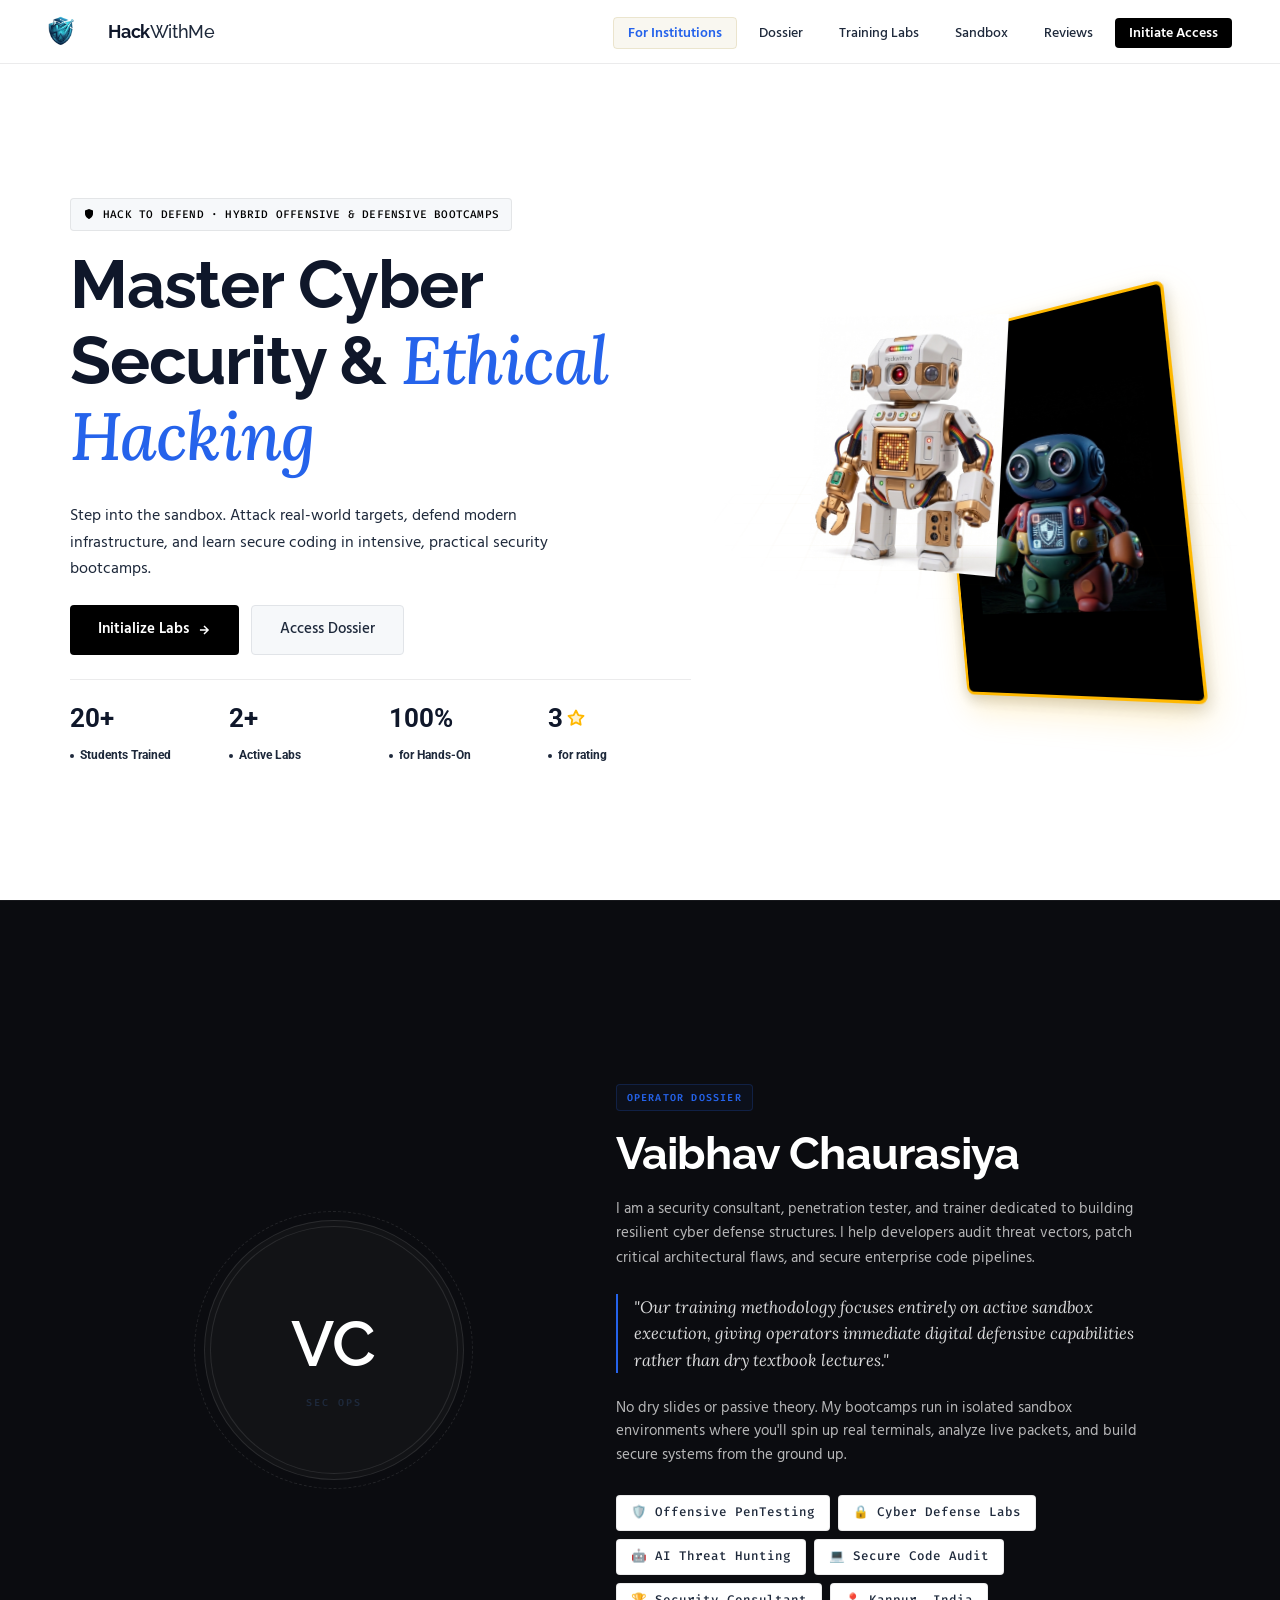
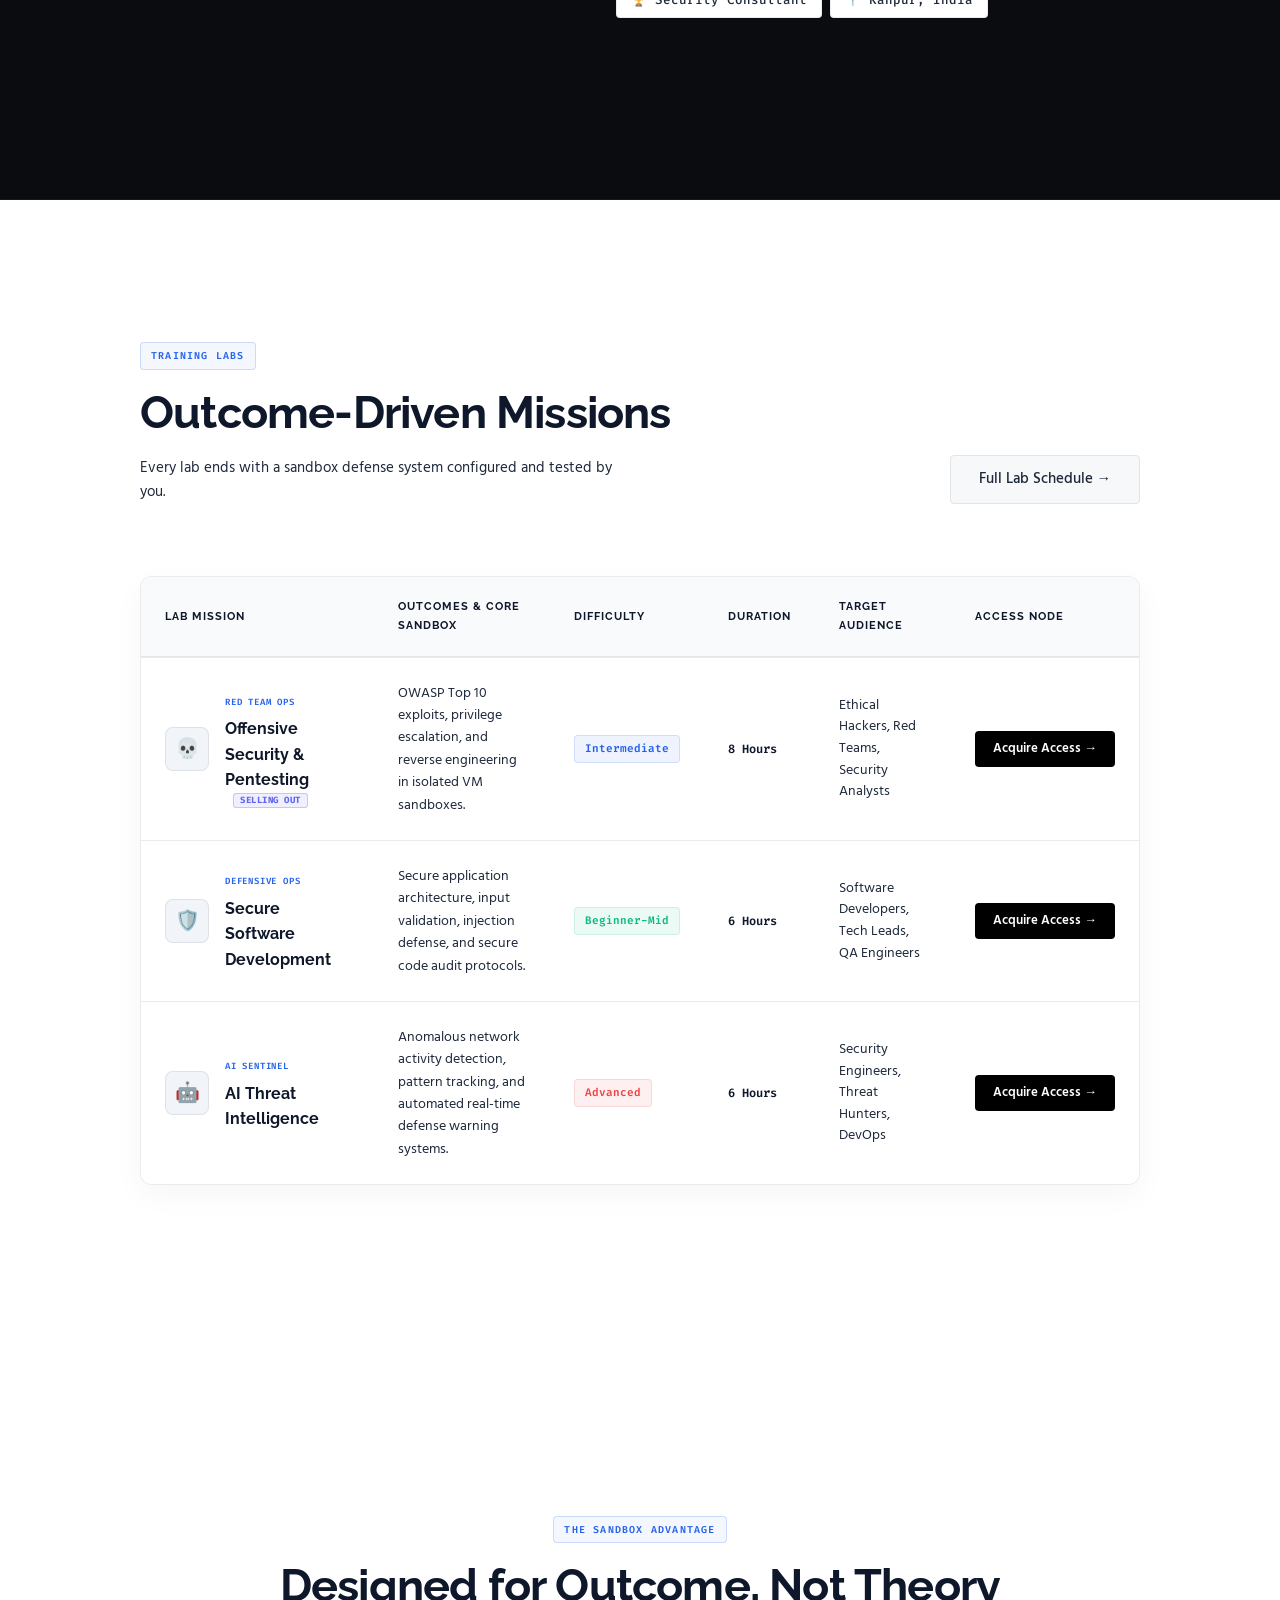
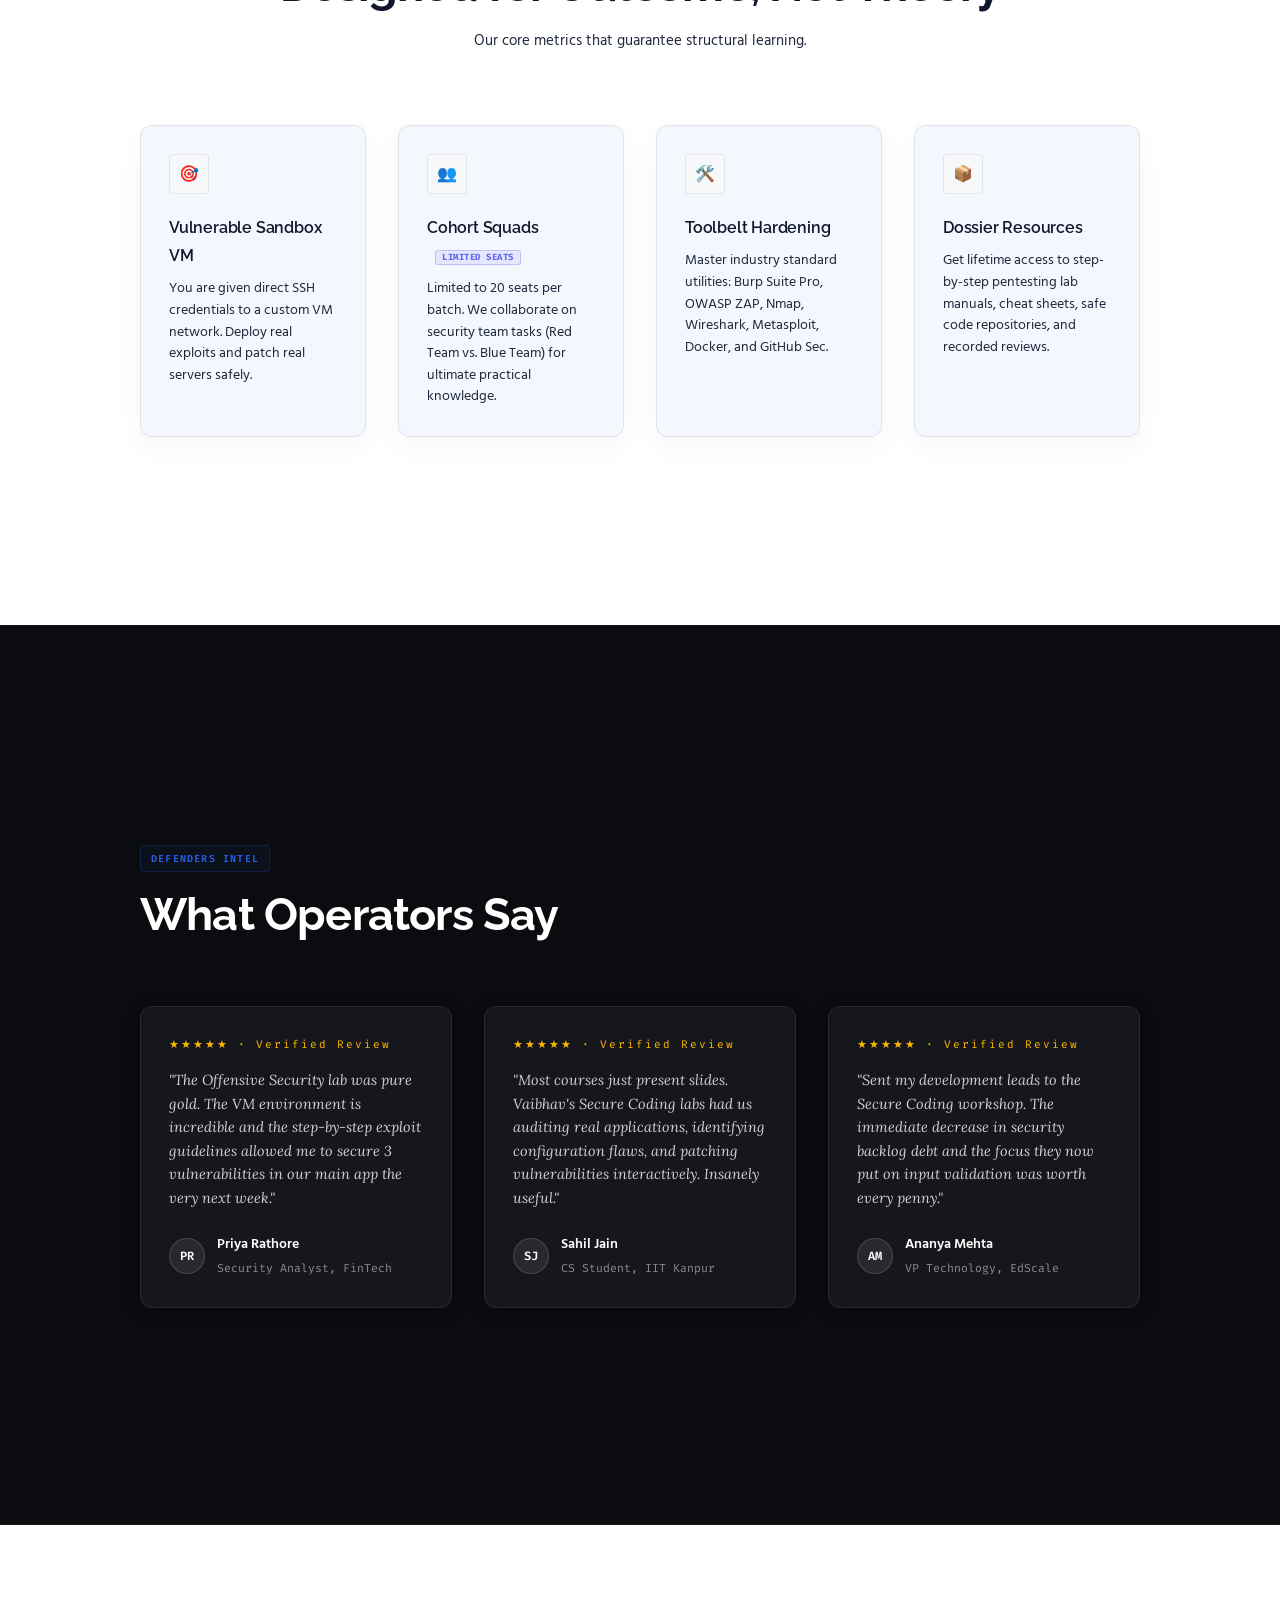
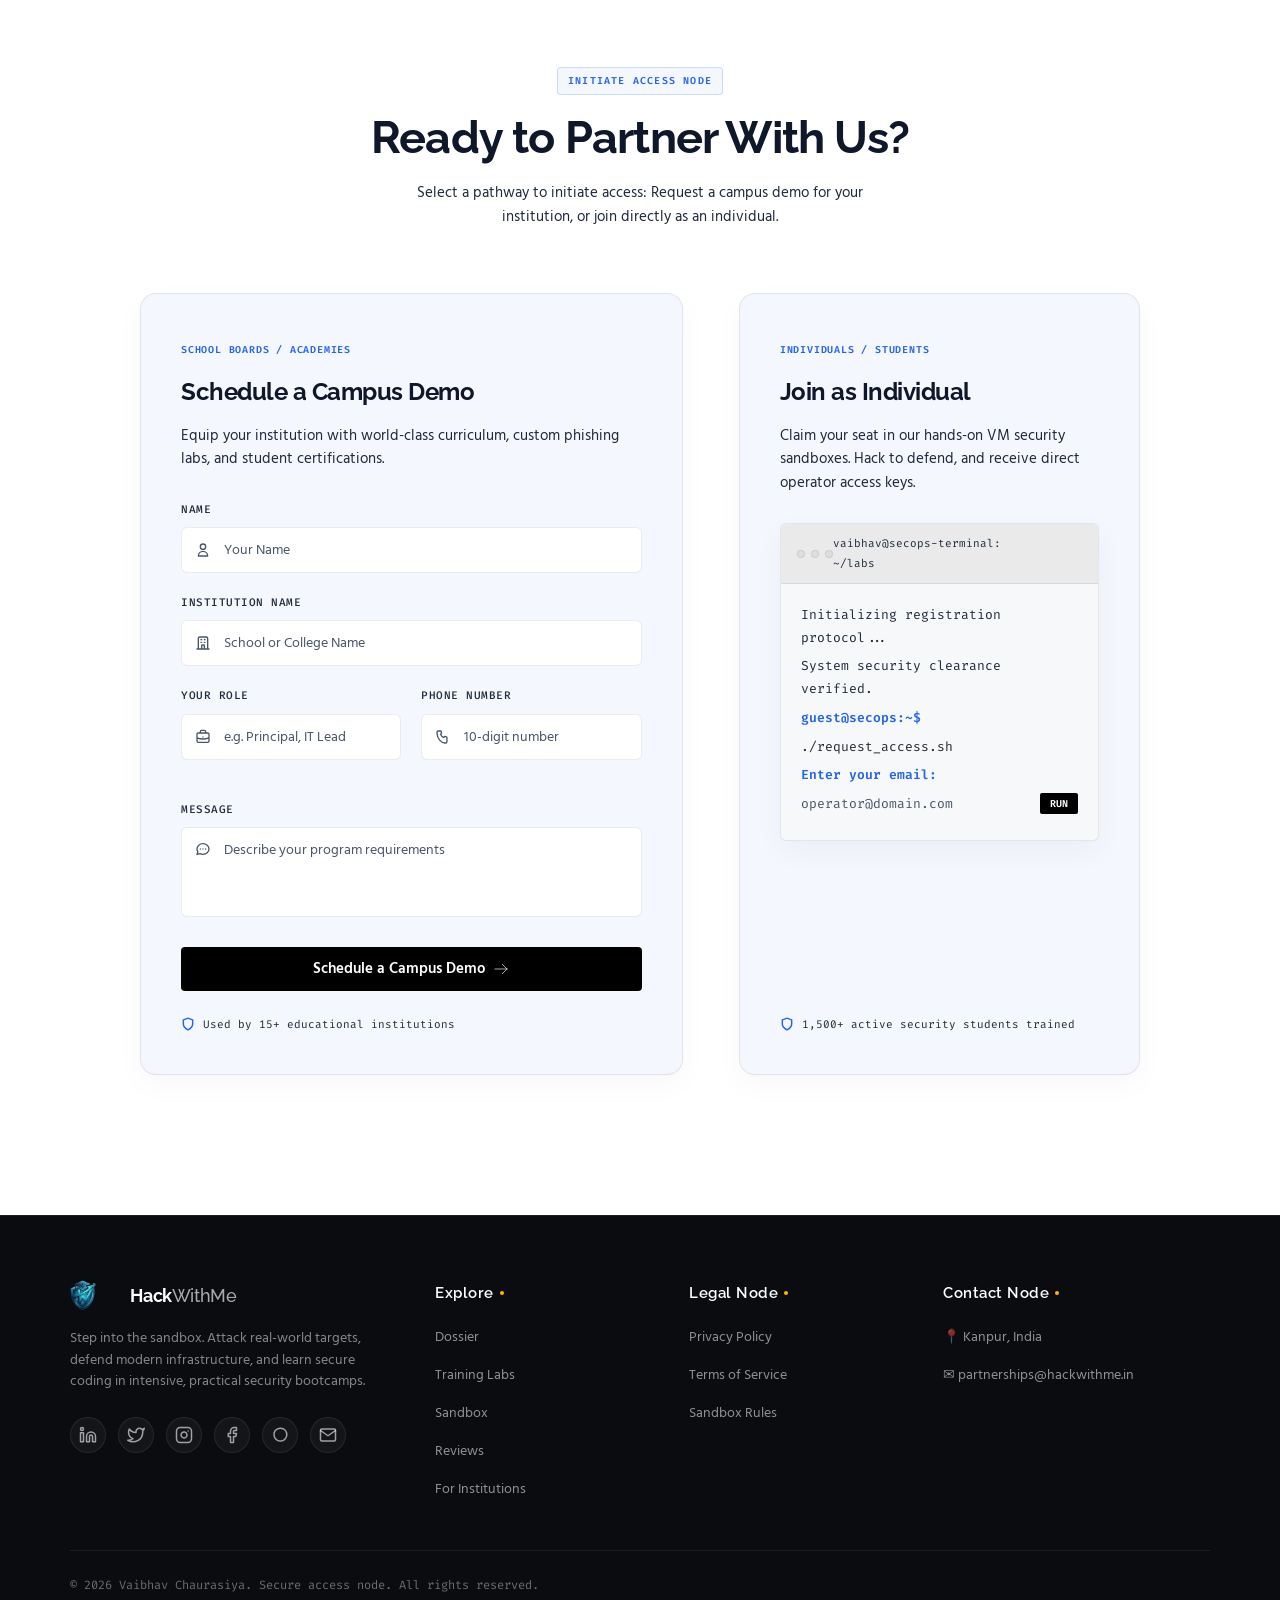
<file: Index.html>
<!DOCTYPE html>
<html lang="en">
<head>
  <meta charset="UTF-8" />
  <meta name="viewport" content="width=device-width, initial-scale=1.0" />
  <title>Vaibhav Chaurasiya — Cyber Security & Digital Defense Labs</title>
  <meta name="description" content="Master ethical hacking and cybersecurity. Join Vaibhav Chaurasiya's intensive, practical security training bootcamps and hands-on defense labs in Kanpur, India." />
  <meta name="robots" content="index, follow" />
  
  <script>
    if (history.scrollRestoration) {
      history.scrollRestoration = 'manual';
    }
  </script>
  
  <!-- Curated Font Pairings -->
  <link rel="preconnect" href="https://fonts.googleapis.com" />
  <link rel="preconnect" href="https://fonts.gstatic.com" crossorigin />
  <link href="https://fonts.googleapis.com/css2?family=Raleway:ital,wght@0,100..900;1,100..900&family=Martel:wght@200;300;400;600;700;800;900&family=Lora:ital,wght@0,400..700;1,400..700&family=Hind+Madurai:wght@300;400;500;600;700&family=Fira+Code:wght@400;500;600&family=Roboto:wght@700;900&display=swap" rel="stylesheet" />
  
    <link rel="stylesheet" href="style.css" />
    <link rel="icon" type="image/png" href="favicon.png" />
</head>
<body>

  <!-- HEADER TICKER
  <div class="ticker-bar">
    <div class="ticker-content">
      <div class="ticker-item"><span class="dot"></span>[ALERT] SYSTEM INTRUSION SIMULATOR LIVE IN 3 DAYS</div>
      <div class="ticker-item"><span class="dot"></span>[TRAINED] OVER 1,500+ DEFENDERS CERTIFIED WORLDWIDE</div>
      <div class="ticker-item"><span class="dot"></span>[STATUS] ALL SANDBOX SYSTEMS ONLINE & SAFE</div>
      <div class="ticker-item"><span class="dot"></span>[NEW] CYBER SAFETY & SECURE APP BUILDING LAB ANNOUNCED</div>
      
      <div class="ticker-item"><span class="dot"></span>[ALERT] SYSTEM INTRUSION SIMULATOR LIVE IN 3 DAYS</div>
      <div class="ticker-item"><span class="dot"></span>[TRAINED] OVER 1,500+ DEFENDERS CERTIFIED WORLDWIDE</div>
      <div class="ticker-item"><span class="dot"></span>[STATUS] ALL SANDBOX SYSTEMS ONLINE & SAFE</div>
      <div class="ticker-item"><span class="dot"></span>[NEW] CYBER SAFETY & SECURE APP BUILDING LAB ANNOUNCED</div>
    </div>
  </div>
      <!-- Duplicate for infinite loop -->
  

  <!-- NAV -->
  <nav>
    <a class="nav-logo" href="#">
      <img src="logo.png" alt="HackWithMe Logo" class="logo-img-nav" />
      <span class="logo-name">Hack<span class="brand-light">WithMe</span></span>
    </a>

    <ul class="nav-links" id="navLinks">
      <li><a href="institutions.html">For Institutions</a></li>
      <li><a href="#about">Dossier</a></li>
      <li><a href="#workshops">Training Labs</a></li>
      <li><a href="#why">Sandbox</a></li>
      <li><a href="#testimonials">Reviews</a></li>
      <li><a href="#contact" class="nav-cta">Initiate Access</a></li>
    </ul>

    <button class="hamburger" id="hamburger" aria-label="Menu">
      <svg width="20" height="20" viewBox="0 0 24 24" fill="none" stroke="currentColor" stroke-width="2">
        <line x1="4" y1="6" x2="20" y2="6" class="line-top"></line>
        <line x1="4" y1="12" x2="20" y2="12" class="line-mid"></line>
        <line x1="4" y1="18" x2="20" y2="18" class="line-bot"></line>
      </svg>
    </button>
  </nav>

  <!-- HERO SECTION -->
  <section class="hero" id="heroSec">
    <div class="hero-container">
      <div class="hero-content fade-up">
        <span class="hero-badge">
          <svg viewBox="0 0 24 24"><path d="M12 22s8-4 8-10V5l-8-3-8 3v7c0 6 8 10 8 10z"/></svg>
          HACK TO DEFEND · HYBRID OFFENSIVE & DEFENSIVE BOOTCAMPS
        </span>

        <h1 class="home-hero-title">Master Cyber Security & <em>Ethical Hacking</em></h1>

        <p>Step into the sandbox. Attack real-world targets, defend modern infrastructure, and learn secure coding in intensive, practical security bootcamps.</p>

        <div class="hero-actions">
          <a href="#workshops" class="btn-primary">
            Initialize Labs
            <svg width="14" height="14" fill="none" stroke="currentColor" stroke-width="2.5" viewBox="0 0 24 24"><path d="M5 12h14M12 5l7 7-7 7"/></svg>
          </a>
          <a href="#about" class="btn-secondary">Access Dossier</a>
        </div>

        <div class="hero-stats">
          <div class="stat">
            <span class="stat-num">20+</span>
            <span class="stat-label"><span class="stat-dot"></span>Students Trained</span>
          </div>
          <div class="stat">
            <span class="stat-num">2+</span>
            <span class="stat-label"><span class="stat-dot"></span>Active Labs</span>
          </div>
          <div class="stat">
            <span class="stat-num">100%</span>
            <span class="stat-label"><span class="stat-dot"></span>for Hands-On</span>
          </div>
          <div class="stat">
            <span class="stat-num" style="display: flex; align-items: center; gap: 4px;">
              3<svg width="18" height="18" viewBox="0 0 24 24" fill="rgba(255, 184, 0, 0.2)" stroke="#FFB800" stroke-width="2.5" stroke-linecap="round" stroke-linejoin="round" style="vertical-align: middle;"><polygon points="12 2 15.09 8.26 22 9.27 17 14.14 18.18 21.02 12 17.77 5.82 21.02 7 14.14 2 9.27 8.91 8.26 12 2"></polygon></svg>
            </span>
            <span class="stat-label"><span class="stat-dot"></span>for rating</span>
          </div>
        </div>


      </div>

      <!-- 3D Dual-Robot Y-Structure Visual Deck -->
      <div class="hero-visual-deck fade-up">
        <div class="grid-floor" id="gridFloor"></div>
        
        <div class="robots-3d-container" id="robots3D">
          
          <!-- Robot Pod 1 (Left) -->
          <div class="robot-pod-wrapper float-left-anim wrapper-left">
            <div class="robot-pod pod-left">
              <div class="pod-body">
                <img src="robot_white.jpg" alt="White Defender Robot" class="robot-img" />
              </div>
            </div>
          </div>
          
          <!-- Robot Pod 2 (Right) -->
          <div class="robot-pod-wrapper float-right-anim wrapper-right">
            <div class="robot-pod pod-right">
              <div class="pod-body">
                <img src="robot_colorful.jpg" alt="Colorful Security Robot" class="robot-img" style="mix-blend-mode: screen; transform: translateZ(15px) scaleX(-1);" />
              </div>
            </div>
          </div>
          
        </div>
      </div>
    </div>
  </section>

  <!-- DOSSIER (ABOUT) -->
  <section class="about" id="about">
    <div class="section-inner">
      <div class="about-grid">
        <div class="about-avatar fade-up">
          <div class="avatar-ring">
            <div class="avatar-initials">
              VC
              <span class="sub-tag">SEC OPS</span>
            </div>
          </div>
        </div>

        <div class="about-text fade-up">
          <p class="section-label">Operator Dossier</p>
          <h2 class="section-title">Vaibhav Chaurasiya</h2>
          <p class="section-sub" style="margin-bottom:16px; color: rgba(255,255,255,0.9);">
            I am a security consultant, penetration tester, and trainer dedicated to building resilient cyber defense structures. I help developers audit threat vectors, patch critical architectural flaws, and secure enterprise code pipelines.
          </p>
          <div style="border-left: 2px solid var(--accent); padding-left: 16px; margin: 24px 0; font-family: var(--font-serif); font-size: 16.5px; font-style: italic; color: rgba(255, 255, 255, 0.85); line-height: 1.6;">
            "Our training methodology focuses entirely on active sandbox execution, giving operators immediate digital defensive capabilities rather than dry textbook lectures."
          </div>
          <p class="section-sub" style="font-size:14.5px; margin-bottom: 24px; color: rgba(255,255,255,0.65); line-height: 1.6;">
            No dry slides or passive theory. My bootcamps run in isolated sandbox environments where you'll spin up real terminals, analyze live packets, and build secure systems from the ground up.
          </p>

          <div class="about-tags">
            <span class="tag">🛡️ Offensive PenTesting</span>
            <span class="tag">🔒 Cyber Defense Labs</span>
            <span class="tag">🤖 AI Threat Hunting</span>
            <span class="tag">💻 Secure Code Audit</span>
            <span class="tag">🏆 Security Consultant</span>
            <span class="tag">📍 Kanpur, India</span>
          </div>
        </div>
      </div>
    </div>
  </section>

  <!-- TRAINING LABS (WORKSHOPS) -->
  <section id="workshops">
    <div class="section-inner">
      <div class="workshops-header fade-up">
        <div>
          <p class="section-label">Training Labs</p>
          <h2 class="section-title">Outcome-Driven Missions</h2>
          <p class="section-sub">Every lab ends with a sandbox defense system configured and tested by you.</p>
        </div>
        <a href="#contact" class="btn-secondary">Full Lab Schedule →</a>
      </div>

      <div class="table-responsive fade-up">
        <table class="labs-comparison-table">
          <thead>
            <tr>
              <th>Lab Mission</th>
              <th>Outcomes & Core Sandbox</th>
              <th>Difficulty</th>
              <th>Duration</th>
              <th>Target Audience</th>
              <th>Access Node</th>
            </tr>
          </thead>
          <tbody>
            <tr>
              <td class="lab-name-cell">
                <div class="lab-title-wrapper">
                  <span class="lab-icon">💀</span>
                  <div class="lab-title-text">
                    <span class="lab-tag-text">Red Team Ops</span>
                    <h4>Offensive Security & Pentesting <span class="badge-violet">Selling Out</span></h4>
                  </div>
                </div>
              </td>
              <td>OWASP Top 10 exploits, privilege escalation, and reverse engineering in isolated VM sandboxes.</td>
              <td><span class="diff-badge intermediate">Intermediate</span></td>
              <td><span class="duration-badge">8 Hours</span></td>
              <td class="audience-cell">Ethical Hackers, Red Teams, Security Analysts</td>
              <td><a href="#contact" class="table-cta-btn">Acquire Access →</a></td>
            </tr>
            <tr>
              <td class="lab-name-cell">
                <div class="lab-title-wrapper">
                  <span class="lab-icon">🛡️</span>
                  <div class="lab-title-text">
                    <span class="lab-tag-text">Defensive Ops</span>
                    <h4>Secure Software Development</h4>
                  </div>
                </div>
              </td>
              <td>Secure application architecture, input validation, injection defense, and secure code audit protocols.</td>
              <td><span class="diff-badge beginner">Beginner-Mid</span></td>
              <td><span class="duration-badge">6 Hours</span></td>
              <td class="audience-cell">Software Developers, Tech Leads, QA Engineers</td>
              <td><a href="#contact" class="table-cta-btn">Acquire Access →</a></td>
            </tr>
            <tr>
              <td class="lab-name-cell">
                <div class="lab-title-wrapper">
                  <span class="lab-icon">🤖</span>
                  <div class="lab-title-text">
                    <span class="lab-tag-text">AI Sentinel</span>
                    <h4>AI Threat Intelligence</h4>
                  </div>
                </div>
              </td>
              <td>Anomalous network activity detection, pattern tracking, and automated real-time defense warning systems.</td>
              <td><span class="diff-badge advanced">Advanced</span></td>
              <td><span class="duration-badge">6 Hours</span></td>
              <td class="audience-cell">Security Engineers, Threat Hunters, DevOps</td>
              <td><a href="#contact" class="table-cta-btn">Acquire Access →</a></td>
            </tr>
          </tbody>
        </table>
      </div>
    </div>
  </section>

  <!-- FEATURES (SANDBOX METHOD) -->
  <section class="features" id="why">
    <div class="section-inner">
      <div class="fade-up" style="text-align:center; margin-bottom: 72px;">
        <p class="section-label" style="justify-content:center;">The Sandbox Advantage</p>
        <h2 class="section-title">Designed for Outcome, Not Theory</h2>
        <p class="section-sub" style="margin: 0 auto;">Our core metrics that guarantee structural learning.</p>
      </div>

      <div class="features-grid">
        <div class="feature-card fade-up">
          <div class="feature-icon">🎯</div>
          <h3 class="feature-title">Vulnerable Sandbox VM</h3>
          <p class="feature-desc">You are given direct SSH credentials to a custom VM network. Deploy real exploits and patch real servers safely.</p>
        </div>

        <div class="feature-card fade-up">
          <div class="feature-icon">👥</div>
          <h3 class="feature-title">Cohort Squads <span class="badge-violet">Limited Seats</span></h3>
          <p class="feature-desc">Limited to 20 seats per batch. We collaborate on security team tasks (Red Team vs. Blue Team) for ultimate practical knowledge.</p>
        </div>

        <div class="feature-card fade-up">
          <div class="feature-icon">🛠️</div>
          <h3 class="feature-title">Toolbelt Hardening</h3>
          <p class="feature-desc">Master industry standard utilities: Burp Suite Pro, OWASP ZAP, Nmap, Wireshark, Metasploit, Docker, and GitHub Sec.</p>
        </div>

        <div class="feature-card fade-up">
          <div class="feature-icon">📦</div>
          <h3 class="feature-title">Dossier Resources</h3>
          <p class="feature-desc">Get lifetime access to step-by-step pentesting lab manuals, cheat sheets, safe code repositories, and recorded reviews.</p>
        </div>
      </div>
    </div>
  </section>

  <!-- TESTIMONIALS -->
  <section id="testimonials" class="testimonials">
    <div class="section-inner">
      <div class="fade-up">
        <p class="section-label">Defenders Intel</p>
        <h2 class="section-title">What Operators Say</h2>
      </div>

      <div class="testimonials-grid">

        <div class="testimonial-card fade-up">
          <div class="stars">★★★★★ · Verified Review</div>
          <p class="testimonial-text">"The Offensive Security lab was pure gold. The VM environment is incredible and the step-by-step exploit guidelines allowed me to secure 3 vulnerabilities in our main app the very next week."</p>
          <div class="testimonial-author">
            <div class="author-avatar">PR</div>
            <div>
              <p class="author-name">Priya Rathore</p>
              <p class="author-role">Security Analyst, FinTech</p>
            </div>
          </div>
        </div>

        <div class="testimonial-card fade-up">
          <div class="stars">★★★★★ · Verified Review</div>
          <p class="testimonial-text">"Most courses just present slides. Vaibhav's Secure Coding labs had us auditing real applications, identifying configuration flaws, and patching vulnerabilities interactively. Insanely useful."</p>
          <div class="testimonial-author">
            <div class="author-avatar">SJ</div>
            <div>
              <p class="author-name">Sahil Jain</p>
              <p class="author-role">CS Student, IIT Kanpur</p>
            </div>
          </div>
        </div>

        <div class="testimonial-card fade-up">
          <div class="stars">★★★★★ · Verified Review</div>
          <p class="testimonial-text">"Sent my development leads to the Secure Coding workshop. The immediate decrease in security backlog debt and the focus they now put on input validation was worth every penny."</p>
          <div class="testimonial-author">
            <div class="author-avatar">AM</div>
            <div>
              <p class="author-name">Ananya Mehta</p>
              <p class="author-role">VP Technology, EdScale</p>
            </div>
          </div>
        </div>

      </div>
    </div>
  </section>

  <!-- CTA INTERACTIVE HACKER TERMINAL / DUAL PATH -->
  <section class="cta-section" id="contact">
    <div class="section-inner">
      <div class="fade-up" style="text-align:center; margin-bottom: 56px;">
        <p class="section-label" style="justify-content:center;">Initiate Access Node</p>
        <h2 class="section-title">Ready to Partner With Us?</h2>
        <p class="section-sub" style="margin: 0 auto;">Select a pathway to initiate access: Request a campus demo for your institution, or join directly as an individual.</p>
      </div>

      <div class="cta-dual-grid">
        <!-- Path 1: For Institutions -->
        <div class="cta-card cta-institutions fade-up">
          <div>
            <div class="cta-card-header">
              <span class="cta-card-tag">School Boards / Academies</span>
              <h3 class="cta-card-title">Schedule a Campus Demo</h3>
              <p class="cta-card-desc">Equip your institution with world-class curriculum, custom phishing labs, and student certifications.</p>
            </div>
            
            <form id="instDemoForm" onsubmit="handleInstDemoSubmit(event)" novalidate>
              <div class="reg-field">
                <label class="reg-label" for="instName">Name</label>
                <div class="reg-input-wrapper">
                  <input type="text" id="instName" class="reg-input" placeholder="Your Name" required />
                  <svg class="reg-input-icon" fill="none" stroke="currentColor" stroke-width="2" viewBox="0 0 24 24">
                    <path stroke-linecap="round" stroke-linejoin="round" d="M16 7a4 4 0 11-8 0 4 4 0 018 0zM12 14a7 7 0 00-7 7h14a7 7 0 00-7-7z" />
                  </svg>
                </div>
              </div>
              
              <div class="reg-field">
                <label class="reg-label" for="instSchool">Institution Name</label>
                <div class="reg-input-wrapper">
                  <input type="text" id="instSchool" class="reg-input" placeholder="School or College Name" required />
                  <svg class="reg-input-icon" fill="none" stroke="currentColor" stroke-width="2" viewBox="0 0 24 24">
                    <path stroke-linecap="round" stroke-linejoin="round" d="M19 21V5a2 2 0 00-2-2H7a2 2 0 00-2 2v16m14 0h2m-2 0h-5m-9 0H3m2 0h5M9 7h1m-1 4h1m4-4h1m-1 4h1m-5 10v-5a1 1 0 011-1h2a1 1 0 011 1v5m-4 0h4" />
                  </svg>
                </div>
              </div>
              
              <div class="form-row">
                <div class="reg-field">
                  <label class="reg-label" for="instRole">Your Role</label>
                  <div class="reg-input-wrapper">
                    <input type="text" id="instRole" class="reg-input" placeholder="e.g. Principal, IT Lead" required />
                    <svg class="reg-input-icon" fill="none" stroke="currentColor" stroke-width="2" viewBox="0 0 24 24">
                      <path stroke-linecap="round" stroke-linejoin="round" d="M21 13.255A23.931 23.931 0 0112 15c-3.183 0-6.22-.62-9-1.745M16 6V4a2 2 0 00-2-2h-4a2 2 0 00-2 2v2m4 6h.01M5 20h14a2 2 0 002-2V8a2 2 0 00-2-2H5a2 2 0 00-2 2v10a2 2 0 002 2z" />
                    </svg>
                  </div>
                </div>
                
                <div class="reg-field">
                  <label class="reg-label" for="instPhone">Phone Number</label>
                  <div class="reg-input-wrapper">
                    <input type="tel" id="instPhone" class="reg-input" placeholder="10-digit number" required />
                    <svg class="reg-input-icon" fill="none" stroke="currentColor" stroke-width="2" viewBox="0 0 24 24">
                      <path stroke-linecap="round" stroke-linejoin="round" d="M3 5a2 2 0 012-2h3.28a1 1 0 01.94.725l.548 2.2a1 1 0 01-.321.988l-1.305.98a10.582 10.582 0 004.872 4.872l.98-1.305a1 1 0 01.988-.321l2.2.548a1 1 0 01.725.94V19a2 2 0 01-2 2h-1C9.716 21 3 14.284 3 6V5z" />
                    </svg>
                  </div>
                </div>
              </div>
              
              <div class="reg-field">
                <label class="reg-label" for="instMessage">Message</label>
                <div class="reg-input-wrapper">
                  <textarea id="instMessage" class="reg-textarea" placeholder="Describe your program requirements" required></textarea>
                  <svg class="reg-textarea-icon" fill="none" stroke="currentColor" stroke-width="2" viewBox="0 0 24 24">
                    <path stroke-linecap="round" stroke-linejoin="round" d="M8 12h.01M12 12h.01M16 12h.01M21 12c0 4.418-4.03 8-9 8a9.863 9.863 0 01-4.255-.949L3 20l1.395-3.72C3.512 15.042 3 13.574 3 12c0-4.418 4.03-8 9-8s9 3.582 9 8z" />
                  </svg>
                </div>
              </div>
              
              <button type="submit" class="btn-primary" style="width: 100%; justify-content: center; margin-top: 10px;">
                <span>Schedule a Campus Demo</span>
                <svg fill="none" stroke="currentColor" viewBox="0 0 24 24" width="16" height="16">
                  <path stroke-linecap="round" stroke-linejoin="round" d="M14 5l7 7m0 0l-7 7m7-7H3" />
                </svg>
              </button>
            </form>
            
            <div id="instSuccessMsg" class="reg-success-message" style="display: none; padding: 20px 0 0; text-align: center;">
              <div class="reg-success-icon" style="margin: 0 auto 12px; width: 44px; height: 44px; background: rgba(16, 185, 129, 0.1); border-radius: 50%; display: flex; align-items: center; justify-content: center; color: #10b981;">
                <svg fill="none" stroke="currentColor" stroke-width="2.5" viewBox="0 0 24 24" width="20" height="20">
                  <path stroke-linecap="round" stroke-linejoin="round" d="M5 13l4 4L19 7" />
                </svg>
              </div>
              <h4 style="color: #10b981; font-weight: 600; margin-bottom: 8px;">Demo Request Received!</h4>
              <p style="font-size: 13px; color: var(--text-sec); line-height: 1.5;">Our academic partnerships team will contact you within 24 hours.</p>
            </div>
          </div>
          
          <div class="cta-trust-badge">
            <svg viewBox="0 0 24 24" class="badge-icon"><path d="M12 22s8-4 8-10V5l-8-3-8 3v7c0 6 8 10 8 10z"/></svg>
            <span>Used by 15+ educational institutions</span>
          </div>
        </div>

        <!-- Path 2: For Individual Students -->
        <div class="cta-card cta-students fade-up">
          <div>
            <div class="cta-card-header">
              <span class="cta-card-tag">Individuals / Students</span>
              <h3 class="cta-card-title">Join as Individual</h3>
              <p class="cta-card-desc">Claim your seat in our hands-on VM security sandboxes. Hack to defend, and receive direct operator access keys.</p>
            </div>

            <!-- Terminal Signup -->
            <div class="terminal-container" style="margin: 20px auto 0; max-width: 100%;">
              <div class="terminal-header">
                <div class="terminal-buttons">
                  <span></span>
                  <span></span>
                  <span></span>
                </div>
                <div class="terminal-title">vaibhav@secops-terminal: ~/labs</div>
                <div style="width: 42px;"></div>
              </div>
              <div class="terminal-body" id="termBody">
                <div class="term-line info-line">Initializing registration protocol...</div>
                <div class="term-line info-line">System security clearance verified.</div>
                <div class="term-line">
                  <span class="term-prompt">guest@secops:~$</span>
                  <span>./request_access.sh</span>
                </div>
                <div class="term-line" id="inputLine">
                  <span class="term-prompt">Enter your email:</span>
                  <div class="term-input-container">
                    <input type="email" class="term-input" id="termEmail" placeholder="operator@domain.com" autocomplete="off" onkeydown="if(event.key === 'Enter') executeTermSignup()" />
                    <button class="term-submit-btn" onclick="executeTermSignup()">RUN</button>
                  </div>
                </div>
              </div>
            </div>
          </div>
          
          <div class="cta-trust-badge">
            <svg viewBox="0 0 24 24" class="badge-icon"><path d="M12 22s8-4 8-10V5l-8-3-8 3v7c0 6 8 10 8 10z"/></svg>
            <span>1,500+ active security students trained</span>
          </div>
        </div>
      </div>
    </div>
  </section>

  <!-- FOOTER -->
  <footer>
    <div class="footer-container">
      <div class="footer-top">
        <div class="footer-brand-col">
          <a class="nav-logo" href="#" style="text-decoration:none;">
            <img src="logo.png" alt="HackWithMe Logo" class="logo-img-nav" />
            <span class="logo-name">Hack<span class="brand-light">WithMe</span></span>
          </a>
          <p class="footer-brand-desc">Step into the sandbox. Attack real-world targets, defend modern infrastructure, and learn secure coding in intensive, practical security bootcamps.</p>
          <div class="footer-socials">
            <a href="https://linkedin.com" aria-label="LinkedIn" target="_blank" rel="noopener noreferrer">
              <svg width="18" height="18" viewBox="0 0 24 24" fill="none" stroke="currentColor" stroke-width="2" stroke-linecap="round" stroke-linejoin="round">
                <path d="M16 8a6 6 0 0 1 6 6v7h-4v-7a2 2 0 0 0-2-2 2 2 0 0 0-2 2v7h-4v-7a6 6 0 0 1 6-6z"></path>
                <rect x="2" y="9" width="4" height="12"></rect>
                <circle cx="4" cy="4" r="2"></circle>
              </svg>
            </a>
            <a href="https://twitter.com" aria-label="Twitter" target="_blank" rel="noopener noreferrer">
              <svg width="18" height="18" viewBox="0 0 24 24" fill="none" stroke="currentColor" stroke-width="2" stroke-linecap="round" stroke-linejoin="round">
                <path d="M23 3a10.9 10.9 0 0 1-3.14 1.53 4.48 4.48 0 0 0-7.86 3v1A10.66 10.66 0 0 1 3 4s-4 9 5 13a11.64 11.64 0 0 1-7 2c9 5 20 0 20-11.5a4.5 4.5 0 0 0-.08-.83A7.72 7.72 0 0 0 23 3z"></path>
              </svg>
            </a>
            <a href="https://instagram.com" aria-label="Instagram" target="_blank" rel="noopener noreferrer">
              <svg width="18" height="18" viewBox="0 0 24 24" fill="none" stroke="currentColor" stroke-width="2" stroke-linecap="round" stroke-linejoin="round">
                <rect x="2" y="2" width="20" height="20" rx="5" ry="5"></rect>
                <path d="M16 11.37A4 4 0 1 1 12.63 8 4 4 0 0 1 16 11.37z"></path>
                <line x1="17.5" y1="6.5" x2="17.51" y2="6.5"></line>
              </svg>
            </a>
            <a href="https://facebook.com" aria-label="Facebook" target="_blank" rel="noopener noreferrer">
              <svg width="18" height="18" viewBox="0 0 24 24" fill="none" stroke="currentColor" stroke-width="2" stroke-linecap="round" stroke-linejoin="round">
                <path d="M18 2h-3a5 5 0 0 0-5 5v3H7v4h3v8h4v-8h3l1-4h-4V7a1 1 0 0 1 1-1h3z"></path>
              </svg>
            </a>
            <a href="https://whatsapp.com" aria-label="WhatsApp" target="_blank" rel="noopener noreferrer">
              <svg width="18" height="18" viewBox="0 0 24 24" fill="none" stroke="currentColor" stroke-width="2" stroke-linecap="round" stroke-linejoin="round">
                <path d="M21 11.5a8.38 8.38 0 0 1-.9 3.8 8.5 8.5 0 0 1-7.6 4.7 8.5 8.5 0 0 1-7.6-4.7 8.38 8.38 0 0 1-.9-3.8 8.5 8.5 0 0 1 4.7-7.6 8.38 8.38 0 0 1 3.8-.9h.5a8.48 8.48 0 0 1 8 8v.5z"></path>
              </svg>
            </a>
            <a href="mailto:partnerships@hackwithme.in" aria-label="Secure Email">
              <svg width="18" height="18" viewBox="0 0 24 24" fill="none" stroke="currentColor" stroke-width="2" stroke-linecap="round" stroke-linejoin="round">
                <path d="M4 4h16c1.1 0 2 .9 2 2v12c0 1.1-.9 2-2 2H4c-1.1 0-2-.9-2-2V6c0-1.1.9-2 2-2z"></path>
                <polyline points="22,6 12,13 2,6"></polyline>
              </svg>
            </a>
          </div>
        </div>
        
        <div class="footer-nav-col">
          <h4>Explore</h4>
          <ul>
            <li><a href="#about">Dossier</a></li>
            <li><a href="#workshops">Training Labs</a></li>
            <li><a href="#why">Sandbox</a></li>
            <li><a href="#testimonials">Reviews</a></li>
            <li><a href="institutions.html">For Institutions</a></li>
          </ul>
        </div>
        
        <div class="footer-nav-col">
          <h4>Legal Node</h4>
          <ul>
            <li><a href="#privacy">Privacy Policy</a></li>
            <li><a href="#terms">Terms of Service</a></li>
            <li><a href="#rules">Sandbox Rules</a></li>
          </ul>
        </div>
        
        <div class="footer-nav-col">
          <h4>Contact Node</h4>
          <ul>
            <li><span class="footer-contact-info">📍 Kanpur, India</span></li>
            <li><a href="mailto:partnerships@hackwithme.in">✉ partnerships@hackwithme.in</a></li>

          </ul>
        </div>
      </div>
      
      <div class="footer-bottom">
        <p class="footer-copy">© 2026 Vaibhav Chaurasiya. Secure access node. All rights reserved.</p>

      </div>
    </div>
  </footer>

    <script src="script.js"></script>
</body>
</html>
</file>
<file: style.css>
/* â”€â”€ WHITE CLEAN MINIMALISM DESIGN SYSTEM â”€â”€ */
    *, *::before, *::after { 
      box-sizing: border-box; 
      margin: 0; 
      padding: 0; 
    }

    :root {
      --bg: #FFFFFF;
      --bg-card: #F4F7FE;
      --bg-card-hover: #EDF1FD;
      --accent: #2563EB;
      --border: rgba(11, 12, 16, 0.08);
      --border-hover: rgba(11, 12, 16, 0.15);
      
      --text: #0F172A;
      --text-sec: #1E293B;
      --text-muted: #475569;
      
      --radius: 8px;
      --radius-lg: 12px;
      --shadow: 0 10px 30px rgba(0, 0, 0, 0.04);
      
      /* Typography System */
      --font: 'Hind Madurai', sans-serif;
      --font-display: 'Raleway', sans-serif;
      --font-serif: 'Lora', Georgia, serif;
      --font-mono: 'Fira Code', monospace;

      /* Navigation overlays aligned with --bg */
      --bg-nav: rgba(255, 255, 255, 0.85);
      --bg-nav-scrolled: rgba(255, 255, 255, 0.96);
    }

    html, body {
      max-width: 100%;
      overflow-x: hidden;
    }

    html { 
      scroll-behavior: smooth; 
    }

    body {
      font-family: var(--font);
      background: var(--bg);
      color: var(--text);
      line-height: 1.75;
      -webkit-font-smoothing: antialiased;
    }

    /* â”€â”€ SCROLLBAR â”€â”€ */
    ::-webkit-scrollbar {
      width: 6px;
    }
    ::-webkit-scrollbar-track {
      background: var(--bg);
    }
    ::-webkit-scrollbar-thumb {
      background: #eaeaea;
      border-radius: 3px;
    }
    ::-webkit-scrollbar-thumb:hover {
      background: var(--text-sec);
    }

    /* â”€â”€ MINIMAL TICKER BAR â”€â”€ */
    .ticker-bar {
      background: #f6f8fa;
      border-bottom: 1px solid var(--border);
      height: 32px;
      display: flex;
      align-items: center;
      overflow: hidden;
      position: relative;
      z-index: 101;
    }

    .ticker-content {
      display: flex;
      white-space: nowrap;
      animation: ticker 40s linear infinite;
    }

    .ticker-item {
      display: inline-flex;
      align-items: center;
      gap: 6px;
      padding: 0 40px;
      font-size: 11px;
      font-weight: 500;
      color: var(--text-sec);
      font-family: var(--font-mono);
      letter-spacing: 0.5px;
    }

    .ticker-item span.dot {
      width: 4px;
      height: 4px;
      background: var(--text-muted);
      border-radius: 50%;
      display: inline-block;
    }

    @keyframes ticker {
      0% { transform: translateX(0); }
      100% { transform: translateX(-50%); }
    }

    /* â”€â”€ STYLED NAVIGATION â”€â”€ */
    nav {
      position: sticky;
      top: 0;
      z-index: 100;
      background: var(--bg-nav);
      backdrop-filter: blur(10px);
      border-bottom: 1px solid var(--border);
      padding: 0 48px;
      height: 64px;
      display: flex;
      align-items: center;
      justify-content: space-between;
      transition: background 0.3s ease, border-bottom-color 0.3s ease, border-color 0.3s ease;
      transform: translate3d(0, 0, 0); /* Promote to GPU composition layer */
      will-change: transform, background, border-bottom-color;
    }

    nav.scrolled {
      background: var(--bg-nav-scrolled);
      border-bottom-color: var(--border-hover);
    }

    .nav-logo {
      display: flex;
      align-items: center;
      gap: 10px;
      text-decoration: none;
    }

    .logo-badge {
      font-family: var(--font-mono);
      font-weight: 700;
      font-size: 11px;
      color: #ffffff;
      background: #000000;
      padding: 3px 8px;
      border: 1px solid #000000;
      border-radius: 4px;
    }

    .logo-img-nav {
      height: 32px;
      width: auto;
      display: block;
      object-fit: contain;
    }

    .logo-name {
      font-family: var(--font-display);
      font-weight: 700;
      font-size: 18px;
      color: var(--text);
      letter-spacing: -0.4px;
    }

    .logo-name .brand-light {
      font-weight: 500;
      color: var(--text-sec);
    }

    .nav-links {
      display: flex;
      align-items: center;
      gap: 8px;
      list-style: none;
    }

    .nav-links a {
      text-decoration: none;
      font-size: 13.5px;
      font-weight: 500;
      color: var(--text-sec);
      padding: 6px 14px;
      border-radius: 4px;
      transition: color 0.2s, background 0.2s;
      position: relative;
      will-change: color, background; /* Optimizes button transitions */
    }

    .nav-links a:not(.nav-cta):hover { 
      color: #000000; 
      background: transparent;
    }

    .nav-links a:not(.nav-cta)::after {
      content: '';
      position: absolute;
      height: 2px;
      bottom: 2px;
      left: 14px;
      right: 14px;
      background-color: #000000;
      transform: scaleX(0);
      transform-origin: center;
      transition: transform 0.3s cubic-bezier(0.25, 0.8, 0.25, 1);
    }

    .nav-links a:not(.nav-cta):hover::after {
      transform: scaleX(1);
    }

    .nav-cta {
      background: #000000 !important;
      color: #ffffff !important;
      font-weight: 600 !important;
      border-radius: 4px !important;
    }

    .nav-cta:hover { 
      background: #24292f !important;
    }

    /* B2B institutional page links navigation styling (Fix #5) */
    .nav-links a[href="institutions.html"] {
      background: rgba(157, 119, 12, 0.06);
      border: 1px solid rgba(157, 119, 12, 0.15);
      border-radius: 4px;
      color: var(--accent) !important;
      font-weight: 600;
    }
    
    .nav-links a[href="institutions.html"]:hover {
      background: rgba(157, 119, 12, 0.12) !important;
      border-color: rgba(157, 119, 12, 0.3) !important;
      color: var(--accent) !important;
    }

    .hamburger {
      display: none;
      background: none;
      border: none;
      cursor: pointer;
      color: #000000;
    }

    .hamburger svg {
      overflow: visible;
    }

    .hamburger line {
      transition: transform 0.3s cubic-bezier(0.16, 1, 0.3, 1), opacity 0.3s cubic-bezier(0.16, 1, 0.3, 1);
      transform-origin: 12px 12px;
      stroke: currentColor;
    }

    .hamburger.open .line-top {
      transform: translateY(6px) rotate(45deg);
    }

    .hamburger.open .line-mid {
      opacity: 0;
    }

    .hamburger.open .line-bot {
      transform: translateY(-6px) rotate(-45deg);
    }

    /* â”€â”€ HERO SECTION â”€â”€ */
    .hero {
      min-height: calc(100vh - 64px); /* Adjusted from 96px because ticker-bar is commented out, eliminating the bottom black peaking bar */
      display: flex;
      align-items: center;
      padding: 80px 64px;
      position: relative;
      overflow: hidden; /* Prevent horizontal overflow from absolute children like grid-floor */
    }

    .hero-container {
      max-width: 1140px;
      width: 100%;
      margin: 0 auto;
      display: grid;
      grid-template-columns: 1.15fr 0.85fr;
      gap: 60px;
      align-items: center;
    }

    .hero-content {
      text-align: left;
    }

    .hero-badge {
      display: inline-flex;
      align-items: center;
      gap: 8px;
      border: 1px solid var(--border);
      background: #f6f8fa;
      color: #000000;
      font-size: 11px;
      font-family: var(--font-mono);
      font-weight: 500;
      padding: 6px 12px;
      border-radius: 4px;
      margin-bottom: 16px;
      letter-spacing: 0.2px;
    }

    .hero-badge svg { 
      width: 12px; 
      height: 12px; 
      fill: currentColor;
    }

    .hero h1 {
      font-family: var(--font-display);
      font-size: clamp(43px, 6vw, 67px);
      font-weight: 700;
      line-height: 1.12;
      letter-spacing: -1.2px;
      color: var(--text);
      margin-bottom: 24px;
    }

    .hero h1.home-hero-title {
      position: relative;
      display: inline-block;
      padding-bottom: 8px;
      margin-bottom: 20px;
    }

    .hero h1.home-hero-title::after {
      content: '';
      position: absolute;
      left: 0;
      bottom: -4px;
      width: 100%;
      height: 3px;
      background-color: #000000;
      transform: scaleX(0);
      transform-origin: left;
      transition: transform 0.4s cubic-bezier(0.16, 1, 0.3, 1);
    }

    .hero h1.home-hero-title:hover::after {
      transform: scaleX(1);
    }

    .hero h1 em {
      font-family: var(--font-serif);
      font-style: italic;
      color: var(--accent);
      font-weight: 500;
    }

    .hero p {
      font-size: 16px;
      color: var(--text-sec);
      max-width: 540px;
      margin-bottom: 24px;
      line-height: 1.65;
    }

    .hero-actions {
      display: flex;
      gap: 12px;
      flex-wrap: wrap;
    }

    .btn-primary {
      background: #000000;
      color: #ffffff;
      font-family: var(--font);
      font-size: 14.5px;
      font-weight: 600;
      padding: 12px 28px;
      border: none;
      border-radius: 4px;
      cursor: pointer;
      text-decoration: none;
      display: inline-flex;
      align-items: center;
      gap: 8px;
      transition: background 0.2s;
    }

    .btn-primary:hover {
      background: #24292f;
    }

    .btn-secondary {
      background: #f6f8fa;
      color: var(--text-sec);
      font-family: var(--font);
      font-size: 14.5px;
      font-weight: 500;
      padding: 11px 28px;
      border: 1px solid #e1e4e8;
      border-radius: 4px;
      cursor: pointer;
      text-decoration: none;
      display: inline-flex;
      align-items: center;
      gap: 8px;
      transition: background 0.2s, border-color 0.2s, box-shadow 0.2s;
    }

    .btn-secondary:hover {
      border-color: #c8c9cc;
      background: #f0f2f5;
      box-shadow: 0 1px 2px rgba(0,0,0,0.03);
    }

    .hero-stats {
      display: grid;
      grid-template-columns: repeat(4, 1fr);
      gap: 16px;
      margin-top: 24px;
      padding-top: 16px;
      border-top: 1px solid var(--border);
    }

    .stat { 
      text-align: left; 
    }

    .stat-num {
      font-family: 'Roboto', sans-serif;
      font-size: 26px;
      font-weight: 700;
      color: var(--text);
      display: block;
    }

    .stat-label { 
      font-family: 'Roboto', sans-serif;
      font-size: 12px; 
      color: var(--text-sec); 
      font-weight: 700; 
      margin-top: 4px;
      display: flex;
      align-items: center;
      gap: 6px;
      letter-spacing: 0;
    }

    .stat-dot {
      width: 4px;
      height: 4px;
      border-radius: 50%;
      background: var(--text-sec);
      display: inline-block;
    }



    /* â”€â”€ MINIMAL 3D DECK â”€â”€ */
    .hero-visual-deck {
      display: flex;
      justify-content: center;
      align-items: center;
      height: 480px;
      position: relative;
      perspective: 1200px;
      transform-style: preserve-3d;
    }

    /* Minimal Floor Grid */
    .grid-floor {
      position: absolute;
      bottom: 10px;
      width: 600px;
      height: 600px;
      background-image: 
        linear-gradient(rgba(157, 119, 12, 0.08) 1px, transparent 1px),
        linear-gradient(90deg, rgba(157, 119, 12, 0.08) 1px, transparent 1px);
      background-size: 35px 35px;
      background-position: center;
      transform: rotateX(75deg) translateZ(-100px);
      mask-image: radial-gradient(ellipse at center, black 20%, transparent 65%);
      -webkit-mask-image: radial-gradient(ellipse at center, black 20%, transparent 65%);
      pointer-events: none;
      transition: transform 0.1s ease-out;
    }

    .robots-3d-container {
      display: flex;
      gap: 24px;
      transform-style: preserve-3d;
      z-index: 2;
      transition: transform 0.1s ease-out;
    }

    /* Minimal Pod Wrapper Animation */
    .robot-pod-wrapper {
      transform-style: preserve-3d;
      perspective: 1200px;
    }

    .float-left-anim {
      animation: float-left-anim 7s ease-in-out infinite;
    }

    .float-right-anim {
      animation: float-right-anim 7s ease-in-out infinite 1.8s;
    }

    @keyframes float-left-anim {
      0%, 100% { transform: translateY(0px); }
      50% { transform: translateY(-6px); }
    }

    @keyframes float-right-anim {
      0%, 100% { transform: translateY(0px); }
      50% { transform: translateY(-6px); }
    }

    /* Clean Holographic Containment Pods */
    .robot-pod {
      width: 250px;
      height: 390px;
      background: radial-gradient(circle at center, #ffffff 0%, #f1f5f7 65%, #e1e9ed 100%);
      border: 1px solid rgba(0, 0, 0, 0.08);
      border-radius: var(--radius);
      position: relative;
      transform-style: preserve-3d;
      box-shadow: 0 10px 25px rgba(0, 0, 0, 0.06);
      transition: transform 0.5s cubic-bezier(0.25, 0.8, 0.25, 1);
      overflow: hidden;
    }

    /* Minimal tech telemetry lines inside the pod */
    .robot-pod::before {
      display: none; /* Removed telemetry scanlines per user request */
      content: '';
      position: absolute;
      inset: 0;
      background-image: linear-gradient(rgba(0, 0, 0, 0.03) 1px, transparent 1px);
      background-size: 100% 6px;
      opacity: 0.7;
      z-index: 1;
      pointer-events: none;
    }

    .pod-header {
      position: absolute;
      top: 0;
      left: 0;
      right: 0;
      padding: 6px 10px;
      display: flex;
      justify-content: space-between;
      align-items: center;
      border-bottom: 1px solid rgba(0, 0, 0, 0.05);
      z-index: 5;
      background: rgba(255, 255, 255, 0.8);
      font-family: var(--font-mono);
      font-size: 8px;
      color: var(--text-sec);
    }

    .pod-header span.status-indicator {
      display: flex;
      align-items: center;
      gap: 3px;
      color: #10b981;
      font-weight: 600;
    }

    .pod-header span.status-indicator::before {
      content: '';
      width: 4px;
      height: 4px;
      border-radius: 50%;
      background: #10b981;
      display: inline-block;
    }

    .pod-body {
      width: 100%;
      height: 100%;
      display: flex;
      align-items: center;
      justify-content: center;
      padding: 20px 8px;
      position: relative;
    }

    .robot-img {
      width: 85%;
      height: auto;
      max-height: 300px;
      object-fit: contain;
      mix-blend-mode: multiply;
      z-index: 3;
      transform: translateZ(15px);
    }

    .pod-footer {
      position: absolute;
      bottom: 0;
      left: 0;
      right: 0;
      padding: 6px 10px;
      background: rgba(255, 255, 255, 0.8);
      border-top: 1px solid rgba(0, 0, 0, 0.05);
      z-index: 5;
      font-family: var(--font-mono);
      font-size: 8px;
      color: var(--text-sec);
      display: flex;
      justify-content: space-between;
    }

    /* Standard initial rotations */
    .robot-pod.pod-left {
      transform: rotateY(-15deg) rotateZ(3deg);
      background: transparent;
      border: none;
      box-shadow: none;
    }

    .robot-pod.pod-right {
      transform: rotateY(-25deg) rotateZ(-6deg);
      background: #000000;
      border: 3px solid #ffb800; /* Standardized to gold theme */
      box-shadow: 0 15px 35px rgba(255, 184, 0, 0.2), 0 5px 15px rgba(0, 0, 0, 0.2);
    }

    .robot-pod.pod-right::before {
      background-image: linear-gradient(rgba(255, 255, 255, 0.08) 1px, transparent 1px);
    }

    /* Robot Pod Position Wrappers */
    .robot-pod-wrapper.wrapper-left {
      margin-top: -20px;
    }

    .robot-pod-wrapper.wrapper-right {
      margin-left: -120px;
      margin-top: 40px;
      z-index: 5;
    }

    /* ── SECTION COMMON ── */
    section { 
      min-height: 100vh;
      display: flex;
      align-items: center;
      justify-content: center;
      padding: 140px 64px; 
    }

    .section-inner { 
      max-width: 1000px; 
      margin: 0 auto; 
      width: 100%;
    }

    .section-label {
      font-size: 10px;
      font-family: var(--font-mono);
      font-weight: 600;
      letter-spacing: 1.2px;
      text-transform: uppercase;
      color: var(--accent);
      margin-bottom: 16px;
      border: 1px solid rgba(37, 99, 235, 0.2);
      padding: 4px 10px;
      border-radius: 4px;
      display: inline-flex;
      background: rgba(37, 99, 235, 0.05);
      align-items: center;
      gap: 6px;
    }

    .badge-violet {
      display: inline-flex;
      align-items: center;
      background: rgba(99, 102, 241, 0.1);
      border: 1px solid rgba(99, 102, 241, 0.3);
      color: #6366F1;
      font-size: 9px;
      font-family: var(--font-mono);
      font-weight: 700;
      padding: 2px 6px;
      border-radius: 3px;
      text-transform: uppercase;
      letter-spacing: 0.5px;
      margin-left: 8px;
      vertical-align: middle;
      line-height: 1;
    }

    .section-title {
      font-family: var(--font-display);
      font-size: clamp(31px, 4.5vw, 45px);
      font-weight: 700;
      line-height: 1.2;
      letter-spacing: -0.8px;
      color: var(--text);
      margin-bottom: 16px;
    }

    .section-sub {
      font-size: 15px;
      color: var(--text-sec);
      max-width: 480px;
      line-height: 1.62;
    }

    /* â”€â”€ TRAINING LABS (WORKSHOPS) â”€â”€ */
    .workshops-header {
      display: flex;
      justify-content: space-between;
      align-items: flex-end;
      margin-bottom: 72px;
      flex-wrap: wrap;
      gap: 20px;
    }

    .workshop-grid {
      display: grid;
      grid-template-columns: repeat(auto-fit, minmax(310px, 1fr));
      gap: 36px;
    }

    .workshop-card {
      background: var(--bg-card);
      border: 1px solid rgba(11, 12, 16, 0.08); /* Standardized premium border */
      border-radius: 16px;
      overflow: hidden;
      box-shadow: 0 10px 30px rgba(0, 0, 0, 0.04); /* Standardized premium shadow */
      transition: transform 0.3s cubic-bezier(0.16, 1, 0.3, 1), 
                  background-color 0.3s cubic-bezier(0.16, 1, 0.3, 1), 
                  border-color 0.3s cubic-bezier(0.16, 1, 0.3, 1), 
                  box-shadow 0.3s cubic-bezier(0.16, 1, 0.3, 1);
      cursor: pointer;
      display: flex;
      flex-direction: column;
    }

    .workshop-card:hover {
      background: var(--bg-card-hover);
      transform: translateY(-4px); /* Tighter lift */
      border-color: rgba(157, 119, 12, 0.35);
      box-shadow: 0 20px 40px rgba(157, 119, 12, 0.06), 
                  0 10px 25px rgba(0, 0, 0, 0.05),
                  0 0 0 1px rgba(157, 119, 12, 0.1);
    }

    .card-body { 
      padding: 28px; 
      flex: 1; 
      display: flex; 
      flex-direction: column; 
    }

    .card-icon {
      width: 44px;
      height: 44px;
      border-radius: 6px;
      display: flex;
      align-items: center;
      justify-content: center;
      margin-bottom: 24px;
      font-size: 18px;
      background: #f6f8fa;
      border: 1px solid var(--border);
      color: #000000;
    }

    .card-tag {
      font-family: var(--font-mono);
      font-size: 10px;
      font-weight: 500;
      letter-spacing: 0.5px;
      text-transform: uppercase;
      margin-bottom: 12px;
      color: var(--text-sec);
      display: inline-block;
    }

    .card-title {
      font-family: var(--font-display);
      font-size: 20px;
      font-weight: 600;
      color: var(--text);
      margin-bottom: 12px;
      line-height: 1.3;
      letter-spacing: -0.3px;
    }

    .card-desc {
      font-size: 14px;
      color: var(--text-sec);
      line-height: 1.62;
      flex: 1;
    }

    .card-footer {
      display: flex;
      align-items: center;
      justify-content: space-between;
      padding: 16px 28px;
      border-top: 1px solid var(--border);
      background: rgba(255, 255, 255, 0.45);
    }

    .card-meta { 
      font-size: 12.5px; 
      color: var(--text-sec); 
      font-family: var(--font-mono);
    }

    .card-cta {
      font-size: 13px;
      font-weight: 600;
      color: #000000;
      text-decoration: none;
      display: flex;
      align-items: center;
      gap: 6px;
      transition: gap 0.2s;
    }

    .card-cta:hover { 
      gap: 10px;
    }

    /* â”€â”€ OPERATOR DOSSIER â”€â”€ */
    .about { 
      background: #0B0C10;
      border-top: 1px solid rgba(255, 255, 255, 0.05);
      border-bottom: 1px solid rgba(255, 255, 255, 0.05);
      color: #ffffff;
    }

    .about .section-title {
      color: #ffffff !important;
    }

    .about .section-sub {
      color: rgba(255, 255, 255, 0.7) !important;
    }

    .about-grid {
      display: grid;
      grid-template-columns: 0.85fr 1.15fr;
      gap: 88px;
      align-items: center;
    }

    .about-avatar {
      position: relative;
      display: flex;
      justify-content: center;
    }

    .avatar-ring {
      width: 260px;
      height: 260px;
      border-radius: 50%;
      border: 1px solid rgba(255, 255, 255, 0.1);
      display: flex;
      align-items: center;
      justify-content: center;
      position: relative;
      background: #121316;
    }

    .avatar-ring::after {
      content: '';
      position: absolute;
      width: 108%;
      height: 108%;
      border: 1px dashed rgba(255, 255, 255, 0.1);
      border-radius: 50%;
      animation: rotate-clockwise 30s linear infinite;
    }

    @keyframes rotate-clockwise {
      0% { transform: rotate(0deg); }
      100% { transform: rotate(360deg); }
    }

    .avatar-initials {
      width: 248px;
      height: 248px;
      border-radius: 50%;
      background: #121316;
      display: flex;
      flex-direction: column;
      align-items: center;
      justify-content: center;
      font-family: var(--font-display);
      font-size: 64px;
      font-weight: 600;
      color: #ffffff;
      border: 1px solid rgba(255, 255, 255, 0.1);
    }

    .avatar-initials span.sub-tag {
      font-size: 10px;
      font-family: var(--font-mono);
      letter-spacing: 2px;
      color: var(--text-sec);
      margin-top: -6px;
      text-transform: uppercase;
    }

    .avatar-badge {
      position: absolute;
      bottom: 4px;
      right: 4px;
      background: #ffffff;
      border: 1px solid var(--border);
      border-radius: 4px;
      padding: 6px 14px;
      font-size: 11px;
      font-family: var(--font-mono);
      font-weight: 500;
      color: #10b981;
      box-shadow: 0 4px 10px rgba(0, 0, 0, 0.03);
    }

    .about-text .section-sub { 
      max-width: 100%; 
    }

    .about-tags {
      display: flex;
      flex-wrap: wrap;
      gap: 8px;
      margin-top: 28px;
    }

    .tag {
      background: #ffffff;
      border: 1px solid var(--border);
      padding: 6px 14px;
      border-radius: 4px;
      font-size: 12.5px;
      font-weight: 500;
      color: var(--text-sec);
      font-family: var(--font-mono);
    }

    .tag:hover {
      border-color: var(--border-hover);
      color: #000000;
    }

    /* â”€â”€ SANDBOX SYSTEM (FEATURES) â”€â”€ */
    .features-grid {
      display: grid;
      grid-template-columns: repeat(auto-fit, minmax(220px, 1fr));
      gap: 32px;
      margin-top: 64px;
    }

    .feature-card {
      background: var(--bg-card);
      border: 1px solid rgba(11, 12, 16, 0.08); /* Standardized premium border */
      border-radius: 12px;
      padding: 28px;
      box-shadow: 0 10px 30px rgba(0, 0, 0, 0.04); /* Standardized premium shadow */
      transition: border-color 0.3s cubic-bezier(0.16, 1, 0.3, 1), 
                  background-color 0.3s cubic-bezier(0.16, 1, 0.3, 1), 
                  transform 0.3s cubic-bezier(0.16, 1, 0.3, 1),
                  box-shadow 0.3s cubic-bezier(0.16, 1, 0.3, 1);
    }

    .feature-card:hover {
      background: var(--bg-card-hover);
      transform: translateY(-4px); /* Tighter lift */
      border-color: rgba(157, 119, 12, 0.25);
      box-shadow: 0 15px 30px rgba(0, 0, 0, 0.05), 0 0 0 1px rgba(157, 119, 12, 0.08);
    }

    .feature-icon {
      width: 40px;
      height: 40px;
      border-radius: 4px;
      display: flex;
      align-items: center;
      justify-content: center;
      font-size: 16px;
      margin-bottom: 20px;
      background: #f6f8fa;
      border: 1px solid var(--border);
      color: #000000;
    }

    .feature-title {
      font-family: var(--font-display);
      font-size: 16px;
      font-weight: 600;
      color: var(--text);
      margin-bottom: 8px;
      letter-spacing: -0.2px;
    }

    .feature-desc { 
      font-size: 13.5px; 
      color: var(--text-sec); 
      line-height: 1.6; 
    }

    /* â”€â”€ INTEL REVIEWS (TESTIMONIALS) â”€â”€ */
    .testimonials {
      background: #0B0C10;
      border-top: 1px solid rgba(255, 255, 255, 0.05);
      border-bottom: 1px solid rgba(255, 255, 255, 0.05);
      color: #ffffff;
    }

    .testimonials .section-title {
      color: #ffffff !important;
    }

    .testimonials .section-sub {
      color: rgba(255, 255, 255, 0.7) !important;
    }

    .testimonials-grid {
      display: grid;
      grid-template-columns: repeat(auto-fit, minmax(300px, 1fr));
      gap: 32px;
      margin-top: 64px;
    }

    .testimonial-card {
      background: #16171c;
      border: 1px solid rgba(255, 255, 255, 0.08);
      border-radius: var(--radius-lg);
      padding: 28px;
      box-shadow: 0 5px 15px rgba(0, 0, 0, 0.25);
    }

    .stars { 
      color: #ffb800; 
      font-size: 11px; 
      margin-bottom: 14px; 
      letter-spacing: 2px; 
      font-family: var(--font-mono);
    }

    .testimonial-text {
      font-family: var(--font-serif);
      font-size: 14.5px;
      color: rgba(255, 255, 255, 0.8);
      line-height: 1.62;
      margin-bottom: 24px;
      font-style: italic;
    }

    .testimonial-author { 
      display: flex; 
      align-items: center; 
      gap: 12px; 
    }

    .author-avatar {
      width: 36px;
      height: 36px;
      border-radius: 50%;
      display: flex;
      align-items: center;
      justify-content: center;
      font-size: 12px;
      font-weight: 600;
      flex-shrink: 0;
      border: 1px solid rgba(255, 255, 255, 0.15);
      background: rgba(255, 255, 255, 0.08);
      font-family: var(--font-mono);
      color: #ffffff;
    }

    .author-name { 
      font-size: 13.5px; 
      font-weight: 600; 
      color: #ffffff; 
    }
    
    .author-role { 
      font-size: 11.5px; 
      color: rgba(255, 255, 255, 0.5); 
      font-family: var(--font-mono);
      margin-top: 2px;
    }

    /* ── LIGHT DEVELOPER CLI TERMINAL SIGNUP ── */
    .cta-section {
      background: #ffffff;
    }

    .cta-dual-grid {
      display: grid;
      grid-template-columns: 1.15fr 0.85fr;
      gap: 56px;
      align-items: stretch;
      margin-top: 64px;
      max-width: 1140px;
      width: 100%;
      margin-left: auto;
      margin-right: auto;
    }

    @media (max-width: 900px) {
      .cta-dual-grid {
        grid-template-columns: 1fr;
        gap: 32px;
      }
    }

    .cta-card {
      background: var(--bg-card);
      border: 1px solid var(--border);
      border-radius: 16px;
      padding: 40px;
      box-shadow: 0 10px 30px rgba(0, 0, 0, 0.03), 0 1px 3px rgba(0, 0, 0, 0.02);
      text-align: left;
      display: flex;
      flex-direction: column;
      justify-content: space-between;
    }

    .cta-card-tag {
      font-family: var(--font-mono);
      font-size: 10px;
      font-weight: 600;
      letter-spacing: 0.8px;
      text-transform: uppercase;
      color: var(--accent);
      margin-bottom: 12px;
      display: inline-block;
    }

    .cta-card-title {
      font-family: var(--font-display);
      font-size: 24px;
      font-weight: 700;
      color: var(--text);
      margin-bottom: 12px;
      letter-spacing: -0.5px;
    }

    .cta-card-desc {
      font-size: 14.5px;
      color: var(--text-sec);
      line-height: 1.62;
      margin-bottom: 28px;
    }

    .cta-trust-badge {
      display: inline-flex;
      align-items: center;
      gap: 8px;
      margin-top: 24px;
      font-family: var(--font-mono);
      font-size: 11px;
      color: var(--text-sec);
    }

    .cta-trust-badge svg.badge-icon {
      width: 14px;
      height: 14px;
      fill: none;
      stroke: var(--accent);
      stroke-width: 2.5px;
    }


    .terminal-container {
      max-width: 580px;
      margin: 40px auto 0;
      background: #f6f8fa;
      border: 1px solid var(--border);
      border-radius: 6px;
      overflow: hidden;
      box-shadow: var(--shadow);
      text-align: left;
    }

    .terminal-header {
      background: #eaeaea;
      padding: 10px 16px;
      display: flex;
      align-items: center;
      justify-content: space-between;
      border-bottom: 1px solid var(--border);
    }

    .terminal-buttons {
      display: flex;
      gap: 6px;
    }

    .terminal-buttons span {
      width: 8px;
      height: 8px;
      border-radius: 50%;
      display: inline-block;
      border: 1px solid rgba(0, 0, 0, 0.08);
      background: rgba(0, 0, 0, 0.05);
    }

    .terminal-title {
      font-family: var(--font-mono);
      font-size: 11px;
      color: var(--text-sec);
    }

    .terminal-body {
      padding: 20px;
      font-family: var(--font-mono);
      font-size: 13px;
      color: #24292f;
      min-height: 240px;
    }

    .term-line {
      margin-bottom: 6px;
      display: flex;
      flex-wrap: wrap;
      align-items: center;
      gap: 6px;
    }

    .term-line.info-line {
      color: var(--text-sec);
    }
    
    .term-line.success-line {
      color: #000000;
      font-weight: 600;
    }

    .term-prompt {
      color: var(--accent);
      font-weight: 600;
    }

    .term-input-container {
      display: flex;
      align-items: center;
      flex: 1;
      min-width: 200px;
      position: relative;
    }

    .term-input {
      background: transparent;
      border: none;
      color: #000000;
      font-family: var(--font-mono);
      font-size: 13px;
      outline: none;
      flex: 1;
      caret-color: #000000;
    }

    .term-input::placeholder {
      color: var(--text-muted);
    }

    .term-submit-btn {
      background: #000000;
      color: #ffffff;
      border: none;
      padding: 4px 10px;
      font-family: var(--font-mono);
      font-size: 10px;
      font-weight: 600;
      border-radius: 2px;
      cursor: pointer;
      transition: background 0.2s;
    }

    .term-submit-btn:hover {
      background: #24292f;
    }

    /* ── FOOTER ── */
    footer {
      background: #0B0C10;
      border-top: 1px solid rgba(255, 255, 255, 0.08);
      padding: 64px 48px 32px;
      color: rgba(255, 255, 255, 0.6);
    }

    .footer-container {
      max-width: 1140px;
      margin: 0 auto;
    }

    .footer-top {
      display: grid;
      grid-template-columns: 1.5fr 1fr 1fr 1.2fr;
      gap: 48px 32px;
      margin-bottom: 48px;
    }

    .footer-brand-col {
      display: flex;
      flex-direction: column;
      gap: 16px;
    }

    .footer-brand-col .nav-logo {
      display: inline-flex;
      align-items: center;
      gap: 10px;
    }

    .footer-brand-col .logo-name {
      color: #ffffff !important;
    }

    .footer-brand-col .logo-name .brand-light {
      color: rgba(255, 255, 255, 0.65) !important;
    }

    .footer-brand-desc {
      font-size: 13.5px;
      line-height: 1.6;
      color: rgba(255, 255, 255, 0.5);
      max-width: 320px;
    }

    .footer-socials {
      display: flex;
      gap: 12px;
      margin-top: 8px;
    }

    .footer-socials a {
      width: 36px;
      height: 36px;
      border-radius: 50%;
      background: rgba(255, 255, 255, 0.04);
      border: 1px solid rgba(255, 255, 255, 0.08);
      color: rgba(255, 255, 255, 0.6) !important;
      display: flex;
      align-items: center;
      justify-content: center;
      transition: all 0.2s ease-out;
      text-decoration: none;
    }

    .footer-socials a:hover {
      background: rgba(255, 255, 255, 0.08);
      border-color: #FFB800 !important;
      color: #FFB800 !important;
      transform: translateY(-2px) scale(1.05);
    }

    .footer-nav-col {
      display: flex;
      flex-direction: column;
      gap: 16px;
    }

    .footer-nav-col h4 {
      color: #ffffff !important;
      font-family: var(--font-display);
      font-size: 15px;
      font-weight: 600;
      letter-spacing: 0.5px;
      display: flex;
      align-items: center;
      gap: 6px;
      margin-bottom: 0;
    }

    .footer-nav-col h4::after {
      content: '';
      width: 4px;
      height: 4px;
      border-radius: 50%;
      background: #FFB800;
      display: inline-block;
    }

    .footer-nav-col ul {
      list-style: none;
      padding: 0;
      margin: 0;
      display: flex;
      flex-direction: column;
      gap: 10px;
    }

    .footer-nav-col ul a {
      font-size: 13.5px;
      color: rgba(255, 255, 255, 0.55) !important;
      text-decoration: none;
      transition: all 0.2s ease;
      display: inline-block;
    }

    .footer-nav-col ul a:hover {
      color: #FFB800 !important;
      transform: translateX(3px);
    }

    .footer-contact-info {
      font-size: 13.5px;
      color: rgba(255, 255, 255, 0.55);
    }

    .footer-status {
      font-family: var(--font-mono);
      font-size: 11px;
      color: rgba(255, 255, 255, 0.5);
      display: flex;
      align-items: center;
      gap: 6px;
      background: rgba(255, 255, 255, 0.04);
      padding: 4px 8px;
      border-radius: 4px;
      border: 1px solid rgba(255, 255, 255, 0.06);
      align-self: flex-start;
      margin-top: 4px;
    }

    .footer-status span.status-dot {
      width: 5px;
      height: 5px;
      border-radius: 50%;
      background: #10b981;
      box-shadow: 0 0 8px #10b981;
    }

    .footer-bottom {
      border-top: 1px solid rgba(255, 255, 255, 0.08);
      padding-top: 24px;
      display: flex;
      justify-content: space-between;
      align-items: center;
      flex-wrap: wrap;
      gap: 16px;
    }

    .footer-copy { 
      font-size: 12px; 
      color: rgba(255, 255, 255, 0.4) !important; 
      font-family: var(--font-mono);
    }

    .footer-bottom-badge {
      display: inline-flex;
      align-items: center;
      gap: 6px;
      font-family: var(--font-mono);
      font-size: 10px;
      color: rgba(255, 255, 255, 0.35);
      background: rgba(255, 255, 255, 0.02);
      border: 1px solid rgba(255, 255, 255, 0.05);
      padding: 4px 10px;
      border-radius: 4px;
    }

    .footer-bottom-badge svg {
      width: 10px;
      height: 10px;
      fill: currentColor;
    }

    /* Media overrides for footer responsive grid */
    @media (max-width: 768px) {
      .footer-top {
        grid-template-columns: repeat(2, 1fr) !important;
        gap: 36px 20px !important;
      }
      .footer-brand-col {
        grid-column: span 2 !important;
      }
      .footer-brand-desc {
        max-width: 100% !important;
      }
      .footer-bottom {
        flex-direction: column !important;
        text-align: center !important;
        align-items: center !important;
      }
    }

    @media (max-width: 480px) {
      .footer-top {
        grid-template-columns: 1fr !important;
      }
      .footer-brand-col {
        grid-column: span 1 !important;
      }
    }

    /* â”€â”€ FADE IN ANIMATIONS â”€â”€ */
    .fade-up {
      opacity: 0;
      transform: translateY(20px);
      transition: opacity 0.5s cubic-bezier(0.25, 1, 0.5, 1), transform 0.5s cubic-bezier(0.25, 1, 0.5, 1);
    }

    .fade-up.visible {
      opacity: 1;
      transform: translateY(0);
    }

    .fade-up:nth-child(2) { transition-delay: 0.06s; }
    .fade-up:nth-child(3) { transition-delay: 0.12s; }
    .fade-up:nth-child(4) { transition-delay: 0.18s; }

    /* â”€â”€ MOBILE RESPONSIVENESS â”€â”€ */
    @media (max-width: 991px) {
      .hero-container {
        grid-template-columns: 1fr;
        text-align: center;
        gap: 48px;
      }
      
      .hero-content {
        text-align: center;
      }

      .hero p {
        margin: 0 auto 32px;
      }

      .hero-actions {
        justify-content: center;
      }

      .hero-stats {
        grid-template-columns: repeat(2, 1fr);
        gap: 20px 16px;
      }

      .hero-visual-deck {
        height: 440px;
      }

      .grid-floor {
        width: 480px;
        height: 480px;
      }

      .robots-3d-container {
        gap: 16px;
      }

      .robot-pod {
        width: 210px;
        height: 325px;
      }

      .robot-img {
        max-height: 250px;
      }

      .robot-pod-wrapper.wrapper-left {
        margin-top: -15px;
      }

      .robot-pod-wrapper.wrapper-right {
        margin-left: -90px;
        margin-top: 30px;
      }
    }

    @media (max-width: 768px) {
      nav {
        padding: 0 24px;
      }

      .nav-links { 
        display: flex; 
        flex-direction: column;
        position: absolute;
        top: 64px;
        left: 0;
        right: 0;
        background: var(--bg-nav-scrolled);
        backdrop-filter: blur(10px);
        border-bottom: 1px solid var(--border);
        padding: 20px;
        gap: 8px;
        box-shadow: var(--shadow);
        opacity: 0;
        transform: translateY(-10px);
        pointer-events: none;
        transition: opacity 0.25s cubic-bezier(0.16, 1, 0.3, 1), transform 0.25s cubic-bezier(0.16, 1, 0.3, 1);
      }
      
      .hamburger { 
        display: block; 
      }

      /* Mobile drop nav */
      .nav-links.open {
        opacity: 1;
        transform: translateY(0);
        pointer-events: auto;
      }

      .nav-links li {
        width: 100%;
        text-align: center;
        opacity: 0;
        transform: translateY(10px);
        transition: opacity 0.3s cubic-bezier(0.16, 1, 0.3, 1), transform 0.3s cubic-bezier(0.16, 1, 0.3, 1);
      }

      .nav-links.open li {
        opacity: 1;
        transform: translateY(0);
      }

      .nav-links.open li:nth-child(1) { transition-delay: 0.04s; }
      .nav-links.open li:nth-child(2) { transition-delay: 0.08s; }
      .nav-links.open li:nth-child(3) { transition-delay: 0.12s; }
      .nav-links.open li:nth-child(4) { transition-delay: 0.16s; }
      .nav-links.open li:nth-child(5) { transition-delay: 0.20s; }
      .nav-links.open li:nth-child(6) { transition-delay: 0.24s; }

      .nav-links.open a {
        display: block;
        width: 100%;
        padding: 10px;
      }

      .nav-links.open a::after {
        display: none;
      }

      .about-grid { 
        grid-template-columns: 1fr; 
        text-align: center; 
        gap: 40px;
      }

      .about-avatar { 
        justify-content: center; 
      }

      .about-tags { 
        justify-content: center; 
      }

      section { 
        padding: 64px 24px; 
      }
      
      .hero { 
        padding: 32px 24px; 
      }

      .workshops-header { 
        flex-direction: column; 
        align-items: flex-start; 
      }
    }

    @media (max-width: 480px) {
      .hero-stats {
        grid-template-columns: 1fr;
        gap: 16px;
      }

      .robots-3d-container {
        flex-direction: column;
        gap: 16px;
        transform: none !important;
      }

      .robot-pod-wrapper {
        animation: none !important;
        transform: none !important;
      }

      .robot-pod-wrapper.wrapper-left,
      .robot-pod-wrapper.wrapper-right {
        margin-top: 0 !important;
        margin-left: 0 !important;
      }

      .robot-pod {
        width: 260px;
        height: 300px;
        transform: none !important;
      }

      .grid-floor {
        display: none;
      }
    }

/* ── REGISTRATION SECTION REDESIGN (LIGHT THEME) ── */
.registration-section {
  background: #ffffff !important;
  padding: 140px 64px;
  position: relative;
  overflow: hidden;
}

.registration-section .section-label {
  color: var(--accent) !important;
  border-color: rgba(37, 99, 235, 0.2) !important;
  background: rgba(37, 99, 235, 0.05) !important;
}

.registration-section .section-title {
  color: #0B0C10 !important;
}

.registration-section .section-sub {
  color: var(--text-sec) !important;
}

.registration-grid {
  display: grid;
  grid-template-columns: 1.1fr 0.9fr;
  gap: 48px;
  align-items: stretch;
  margin-top: 64px;
}

/* LEFT COLUMN: Interactive Form */
.reg-form-card {
  background: var(--bg-card);
  border: 1px solid rgba(11, 12, 16, 0.06);
  border-radius: 16px;
  padding: 40px;
  box-shadow: 0 10px 40px rgba(0, 0, 0, 0.05), 0 1px 3px rgba(0, 0, 0, 0.02);
  text-align: left;
}

.form-section {
  margin-bottom: 32px;
  opacity: 0;
  transform: translateY(15px);
  transition: opacity 0.6s cubic-bezier(0.16, 1, 0.3, 1), transform 0.6s cubic-bezier(0.16, 1, 0.3, 1);
}

.form-section.reveal {
  opacity: 1;
  transform: translateY(0);
}

.form-section:nth-child(1) { transition-delay: 0.1s; }
.form-section:nth-child(2) { transition-delay: 0.2s; }
.form-section:nth-child(3) { transition-delay: 0.3s; }

.form-section-header {
  display: flex;
  align-items: center;
  gap: 10px;
  margin-bottom: 20px;
  border-bottom: 1px solid rgba(0, 0, 0, 0.06);
  padding-bottom: 8px;
}

.form-section-num {
  font-family: var(--font-mono);
  font-size: 11px;
  color: #9d770c;
  border: 1px solid rgba(157, 119, 12, 0.3);
  padding: 2px 6px;
  border-radius: 4px;
  background: rgba(157, 119, 12, 0.06);
}

.form-section-title {
  font-family: var(--font-mono);
  font-size: 12px;
  font-weight: 600;
  letter-spacing: 1px;
  text-transform: uppercase;
  color: #0B0C10;
}

.form-row {
  display: grid;
  grid-template-columns: 1fr 1fr;
  gap: 20px;
  margin-bottom: 20px;
}

@media (max-width: 768px) {
  .form-row {
    grid-template-columns: 1fr;
    gap: 16px;
  }
}

.reg-field {
  margin-bottom: 20px;
}

.reg-field:last-child {
  margin-bottom: 0;
}

.reg-label {
  display: block;
  font-family: var(--font-mono);
  font-size: 11px;
  font-weight: 500;
  color: var(--text-sec);
  margin-bottom: 8px;
  text-transform: uppercase;
  letter-spacing: 0.5px;
}

.reg-input-wrapper {
  position: relative;
  display: flex;
  align-items: stretch;
  width: 100%;
}

.reg-input-icon {
  position: absolute;
  left: 14px;
  top: 50%;
  transform: translateY(-50%);
  width: 16px;
  height: 16px;
  color: var(--text-muted);
  pointer-events: none;
  transition: color 0.25s ease;
}

.reg-textarea-icon {
  position: absolute;
  left: 14px;
  top: 14px;
  width: 16px;
  height: 16px;
  color: var(--text-muted);
  pointer-events: none;
  transition: color 0.25s ease;
}

.reg-input {
  width: 100%;
  background: #ffffff;
  border: 1px solid var(--border);
  border-radius: 6px;
  padding: 12px 14px 12px 42px;
  font-family: var(--font);
  font-size: 14px;
  color: #0B0C10;
  outline: none;
  transition: border-color 0.25s ease, box-shadow 0.25s ease, background 0.25s ease;
}

.reg-textarea {
  width: 100%;
  height: 90px;
  background: #ffffff;
  border: 1px solid var(--border);
  border-radius: 6px;
  padding: 12px 14px 12px 42px;
  font-family: var(--font);
  font-size: 14px;
  color: #0B0C10;
  outline: none;
  resize: none;
  transition: border-color 0.25s ease, box-shadow 0.25s ease, background 0.25s ease;
}

.reg-input::placeholder,
.reg-textarea::placeholder {
  color: var(--text-muted);
}

.reg-input:focus,
.reg-textarea:focus {
  border-color: #FFB800;
  box-shadow: 0 0 0 3px rgba(255, 184, 0, 0.12);
  background: #ffffff;
}

.reg-input:focus ~ .reg-input-icon,
.reg-textarea:focus ~ .reg-textarea-icon {
  color: #FFB800;
}

/* Phone input layout styling */
.phone-prefix-block {
  background: #eef0f3;
  border: 1px solid var(--border);
  border-right: none;
  border-radius: 6px 0 0 6px;
  padding: 0 14px;
  font-family: var(--font-mono);
  font-size: 13.5px;
  color: var(--text-sec);
  display: flex;
  align-items: center;
  user-select: none;
}

.phone-prefix-block + .reg-input {
  border-radius: 0 6px 6px 0;
  padding-left: 36px;
}

.phone-prefix-block + .reg-input ~ .reg-input-icon {
  left: 10px;
}

/* Error validation states */
.reg-input.input-error,
.reg-textarea.input-error {
  border-color: #ef4444 !important;
  box-shadow: 0 0 0 3px rgba(239, 68, 68, 0.1) !important;
  animation: shake 0.25s ease-in-out;
}

@keyframes shake {
  0%, 100% { transform: translateX(0); }
  25% { transform: translateX(-4px); }
  75% { transform: translateX(4px); }
}

/* Section 3: Selectable board cards */
.board-cards-grid {
  display: grid;
  grid-template-columns: repeat(2, 1fr);
  gap: 12px;
}

@media (max-width: 480px) {
  .board-cards-grid {
    grid-template-columns: 1fr;
  }
}

.board-select-card {
  background: #ffffff;
  border: 1px solid var(--border);
  border-radius: 8px;
  padding: 16px;
  cursor: pointer;
  position: relative;
  text-align: center;
  transition: all 0.25s cubic-bezier(0.16, 1, 0.3, 1);
  user-select: none;
}

.board-select-card:hover {
  border-color: var(--border-hover);
  background: #f6f8fa;
  transform: translateY(-2px);
}

.board-select-card.active {
  border-color: #FFB800 !important;
  background: rgba(255, 184, 0, 0.04) !important;
  box-shadow: 0 0 0 3px rgba(255, 184, 0, 0.1) !important;
}

.board-select-card-name {
  font-size: 13.5px;
  font-weight: 600;
  color: #0B0C10;
}

.board-select-card-badge {
  position: absolute;
  top: -6px;
  right: -6px;
  background: #FFB800;
  border: 2px solid #ffffff;
  width: 18px;
  height: 18px;
  border-radius: 50%;
  display: flex;
  align-items: center;
  justify-content: center;
  opacity: 0;
  transform: scale(0.6);
  transition: all 0.2s cubic-bezier(0.34, 1.56, 0.64, 1);
  z-index: 2;
}

.board-select-card.active .board-select-card-badge {
  opacity: 1;
  transform: scale(1);
}

.board-select-card-badge svg {
  width: 10px;
  height: 10px;
  color: #ffffff;
  stroke-width: 3.5;
}

/* Action button */
.btn-reg-submit-wrap {
  text-align: right;
  margin-top: 24px;
}

.btn-reg-submit {
  background: #FFB800;
  color: #0B0C10;
  font-family: var(--font);
  font-size: 14.5px;
  font-weight: 700;
  padding: 12px 28px;
  border: none;
  border-radius: 6px;
  cursor: pointer;
  display: inline-flex;
  align-items: center;
  gap: 8px;
  transition: background 0.25s ease, transform 0.2s ease, box-shadow 0.25s ease;
  box-shadow: 0 4px 14px rgba(255, 184, 0, 0.25);
}

.btn-reg-submit:hover {
  background: #E5A900;
  box-shadow: 0 6px 20px rgba(255, 184, 0, 0.35);
  transform: translateY(-1.5px);
}

.btn-reg-submit svg {
  width: 14px;
  height: 14px;
  stroke-width: 2.5;
  transition: transform 0.3s cubic-bezier(0.25, 0.8, 0.25, 1);
}

.btn-reg-submit:hover svg {
  transform: translateX(4px);
}

/* RIGHT COLUMN: Shield Visual Panel (light) */
.shield-visual-panel {
  background: linear-gradient(135deg, #f0f2f5 0%, #e8eaee 100%);
  border: 1px solid rgba(0, 0, 0, 0.06);
  border-radius: 16px;
  min-height: 480px;
  display: flex;
  justify-content: center;
  align-items: center;
  position: relative;
  overflow: hidden;
  box-shadow: 0 10px 35px rgba(0,0,0,0.04);
  height: 100%;
}

.shield-glow-core {
  position: absolute;
  width: 280px;
  height: 280px;
  background: radial-gradient(circle, rgba(255, 184, 0, 0.08) 0%, rgba(157, 119, 12, 0.03) 50%, transparent 70%);
  filter: blur(20px);
  border-radius: 50%;
  animation: pulse-core 6s ease-in-out infinite alternate;
  pointer-events: none;
}

@keyframes pulse-core {
  0% { transform: scale(0.9); opacity: 0.7; }
  100% { transform: scale(1.1); opacity: 1; }
}

.holographic-shield-container {
  width: 320px;
  height: 320px;
  display: flex;
  justify-content: center;
  align-items: center;
  position: relative;
  perspective: 1000px;
  transform-style: preserve-3d;
}

.shield-interactive-wrap {
  position: relative;
  width: 100%;
  height: 100%;
  display: flex;
  justify-content: center;
  align-items: center;
  transform-style: preserve-3d;
  transition: transform 0.1s ease-out;
}

.holo-circle-ring {
  position: absolute;
  border-radius: 50%;
  transform-style: preserve-3d;
  pointer-events: none;
}

.ring-outer-precision {
  width: 290px;
  height: 290px;
  border: 1px dashed rgba(157, 119, 12, 0.2);
  border-top-color: transparent;
  border-bottom-color: transparent;
  animation: rotate-cw 20s linear infinite;
}

.ring-mid-telemetry {
  width: 230px;
  height: 230px;
  border: 1px dotted rgba(0, 0, 0, 0.1);
  border-left-color: transparent;
  border-right-color: transparent;
  animation: rotate-ccw 15s linear infinite;
}

.ring-inner-tech {
  width: 170px;
  height: 170px;
  border: 1.5px solid rgba(37, 99, 235, 0.2);
  border-style: double;
  animation: rotate-cw 10s linear infinite;
}

@keyframes rotate-cw {
  0% { transform: rotate(0deg); }
  100% { transform: rotate(360deg); }
}

@keyframes rotate-ccw {
  0% { transform: rotate(360deg); }
  100% { transform: rotate(0deg); }
}

.data-node-track {
  position: absolute;
  width: 250px;
  height: 250px;
  pointer-events: none;
  animation: rotate-ccw 25s linear infinite;
}

.data-node {
  position: absolute;
  width: 6px;
  height: 6px;
  background: #2563EB;
  border-radius: 50%;
  box-shadow: 0 0 8px rgba(37, 99, 235, 0.5), 0 0 16px rgba(37, 99, 235, 0.3);
}

.node-1 { top: 12%; left: 24%; }
.node-2 { bottom: 18%; right: 14%; }

.central-shield-badge {
  position: absolute;
  width: 100px;
  height: 110px;
  display: flex;
  justify-content: center;
  align-items: center;
  color: var(--accent);
  filter: drop-shadow(0 0 12px rgba(37, 99, 235, 0.25)) drop-shadow(0 8px 20px rgba(0, 0, 0, 0.08));
  animation: breathe-shield 5s ease-in-out infinite;
  transform-style: preserve-3d;
}

@keyframes breathe-shield {
  0%, 100% { transform: translateY(0px) scale(1) translateZ(20px); }
  50% { transform: translateY(-8px) scale(1.03) translateZ(35px); }
}

.central-shield-badge svg {
  width: 100%;
  height: 100%;
}

/* â”€â”€ SUCCESS MESSAGE â”€â”€ */
.reg-success-message {
  text-align: center;
  padding: 48px 24px;
}

.reg-success-icon {
  width: 64px;
  height: 64px;
  border-radius: 50%;
  background: rgba(37, 99, 235, 0.1);
  border: 2px solid rgba(37, 99, 235, 0.3);
  display: flex;
  align-items: center;
  justify-content: center;
  margin: 0 auto 20px;
  color: #2563EB;
  animation: pop-in 0.5s cubic-bezier(0.34, 1.56, 0.64, 1);
}

@keyframes pop-in {
  0% { transform: scale(0); opacity: 0; }
  100% { transform: scale(1); opacity: 1; }
}

.reg-success-icon svg {
  width: 28px;
  height: 28px;
}

.reg-success-title {
  font-family: var(--font-display);
  font-size: 22px;
  font-weight: 700;
  color: #0B0C10;
  margin-bottom: 10px;
}

.reg-success-desc {
  font-size: 14.5px;
  color: var(--text-sec);
  line-height: 1.65;
  max-width: 400px;
  margin: 0 auto 24px;
}

.reg-success-badge {
  display: inline-flex;
  align-items: center;
  gap: 8px;
  background: rgba(37, 99, 235, 0.08);
  border: 1px solid rgba(37, 99, 235, 0.2);
  padding: 8px 16px;
  border-radius: 6px;
  font-family: var(--font-mono);
  font-size: 12px;
  font-weight: 500;
  color: var(--accent);
}

/* â”€â”€ PRICING SECTION â”€â”€ */
.pricing-section {
  background: #ffffff;
  border-top: 1px solid var(--border);
  padding: 96px 48px;
}

.pricing-grid {
  display: grid;
  grid-template-columns: repeat(auto-fit, minmax(320px, 1fr));
  gap: 24px;
  margin-top: 48px;
  max-width: 740px;
  margin-left: auto;
  margin-right: auto;
}

.pricing-card {
  background: var(--bg-card);
  border: 1px solid rgba(11, 12, 16, 0.08); /* Standardized premium border */
  border-radius: 16px;
  padding: 36px 32px;
  box-shadow: 0 10px 30px rgba(0, 0, 0, 0.04); /* Standardized premium shadow */
  transition: transform 0.3s cubic-bezier(0.16, 1, 0.3, 1), 
              background-color 0.3s cubic-bezier(0.16, 1, 0.3, 1), 
              box-shadow 0.3s cubic-bezier(0.16, 1, 0.3, 1), 
              border-color 0.3s cubic-bezier(0.16, 1, 0.3, 1);
  position: relative;
  overflow: hidden;
}

.pricing-card:hover {
  background: var(--bg-card-hover);
  transform: translateY(-4px); /* Tighter lift */
  border-color: rgba(37, 99, 235, 0.4);
  box-shadow: 0 20px 40px rgba(37, 99, 235, 0.06), 
              0 8px 24px rgba(0, 0, 0, 0.05);
}

.pricing-card.featured {
  border-color: rgba(37, 99, 235, 0.4);
}

.pricing-card.featured::before {
  content: 'POPULAR';
  position: absolute;
  top: 16px;
  right: -28px;
  background: #2563EB;
  color: #ffffff;
  font-family: var(--font-mono);
  font-size: 9px;
  font-weight: 700;
  letter-spacing: 0.8px;
  padding: 4px 32px;
  transform: rotate(45deg);
}

.pricing-card-header {
  display: flex;
  align-items: flex-start;
  justify-content: space-between;
  margin-bottom: 24px;
}

.pricing-card-name {
  font-family: var(--font-display);
  font-size: 22px;
  font-weight: 700;
  color: #0B0C10;
}

.pricing-card-price {
  font-family: var(--font-display);
  font-size: 28px;
  font-weight: 700;
  color: #2563EB;
  white-space: nowrap;
}

.pricing-card-price span {
  font-size: 14px;
  color: var(--text-muted);
  font-weight: 400;
  font-family: var(--font);
}

.pricing-card-features {
  list-style: none;
  padding: 0;
  margin: 0 0 28px;
}

.pricing-card-features li {
  display: flex;
  align-items: center;
  gap: 10px;
  font-size: 14px;
  color: var(--text-sec);
  padding: 8px 0;
  border-bottom: 1px solid rgba(0, 0, 0, 0.04);
}

.pricing-card-features li:last-child {
  border-bottom: none;
}

.pricing-card-features li svg {
  width: 16px;
  height: 16px;
  color: #2563EB;
  flex-shrink: 0;
}

.btn-pricing {
  display: block;
  width: 100%;
  text-align: center;
  padding: 12px 24px;
  font-family: var(--font-mono);
  font-size: 12px;
  font-weight: 600;
  letter-spacing: 0.5px;
  text-transform: uppercase;
  border-radius: 6px;
  text-decoration: none;
  cursor: pointer;
  transition: all 0.25s ease;
}

.btn-pricing-outline {
  background: transparent;
  color: #0B0C10;
  border: 1px solid var(--border);
}

.btn-pricing-outline:hover {
  border-color: #2563EB;
  color: var(--accent);
  background: rgba(37, 99, 235, 0.04);
}

.btn-pricing-filled {
  background: #2563EB;
  color: #ffffff;
  border: 1px solid #2563EB;
  box-shadow: 0 4px 14px rgba(37, 99, 235, 0.25);
}

.btn-pricing-filled:hover {
  background: #1D4ED8;
  box-shadow: 0 6px 20px rgba(37, 99, 235, 0.35);
  transform: translateY(-1px);
}

@media (max-width: 991px) {
  .registration-grid {
    grid-template-columns: 1fr;
    gap: 32px;
  }
}

/* ── TRAINING LABS COMPARISON TABLE STYLE ── */
.table-responsive {
  width: 100%;
  overflow-x: auto;
  -webkit-overflow-scrolling: touch;
  border-radius: 12px;
  border: 1px solid var(--border);
  box-shadow: var(--shadow);
  background: #ffffff;
  margin-top: 16px;
}

.labs-comparison-table {
  width: 100%;
  border-collapse: collapse;
  text-align: left;
  font-size: 14px;
  background: #ffffff;
  min-width: 950px;
}

.labs-comparison-table th {
  background: #f8fafc;
  color: var(--text);
  font-family: var(--font-display);
  font-weight: 700;
  font-size: 11px;
  letter-spacing: 1px;
  text-transform: uppercase;
  padding: 20px 24px;
  border-bottom: 2px solid var(--border);
}

.labs-comparison-table td {
  padding: 24px 24px;
  border-bottom: 1px solid var(--border);
  vertical-align: middle;
  color: var(--text-sec);
  line-height: 1.6;
}

.labs-comparison-table tbody tr {
  transition: background-color 0.25s ease;
}

.labs-comparison-table tbody tr:hover {
  background-color: #f8fafc;
}

.labs-comparison-table tbody tr:last-child td {
  border-bottom: none;
}

.lab-title-wrapper {
  display: flex;
  align-items: center;
  gap: 16px;
}

.lab-icon {
  font-size: 20px;
  width: 44px;
  height: 44px;
  display: flex;
  align-items: center;
  justify-content: center;
  background: #f1f5f9;
  border: 1px solid var(--border);
  border-radius: 8px;
  flex-shrink: 0;
}

.lab-title-text h4 {
  font-family: var(--font-display);
  font-size: 16px;
  font-weight: 700;
  color: var(--text);
  margin: 4px 0 0 0;
  display: flex;
  align-items: center;
  flex-wrap: wrap;
}

.lab-tag-text {
  font-family: var(--font-mono);
  font-size: 9px;
  font-weight: 600;
  text-transform: uppercase;
  letter-spacing: 0.8px;
  color: var(--accent);
}

.diff-badge {
  font-family: var(--font-mono);
  font-size: 11px;
  font-weight: 600;
  padding: 4px 10px;
  border-radius: 4px;
  display: inline-block;
  white-space: nowrap;
}

.diff-badge.beginner {
  background: rgba(16, 185, 129, 0.08);
  color: #10b981;
  border: 1px solid rgba(16, 185, 129, 0.15);
}

.diff-badge.intermediate {
  background: rgba(37, 99, 235, 0.08);
  color: #2563eb;
  border: 1px solid rgba(37, 99, 235, 0.15);
}

.diff-badge.advanced {
  background: rgba(239, 68, 68, 0.08);
  color: #ef4444;
  border: 1px solid rgba(239, 68, 68, 0.15);
}

.duration-badge {
  font-family: var(--font-mono);
  font-size: 12px;
  color: var(--text);
  font-weight: 600;
}

.audience-cell {
  font-size: 13.5px;
  line-height: 1.5;
  color: var(--text-muted);
}

.table-cta-btn {
  display: inline-flex;
  align-items: center;
  background: #000000;
  color: #ffffff !important;
  font-size: 12.5px;
  font-weight: 600;
  padding: 8px 18px;
  border-radius: 4px;
  text-decoration: none;
  transition: background-color 0.2s, transform 0.2s;
  white-space: nowrap;
}

.table-cta-btn:hover {
  background: #24292f;
  transform: translateY(-1.5px);
}
</file>
